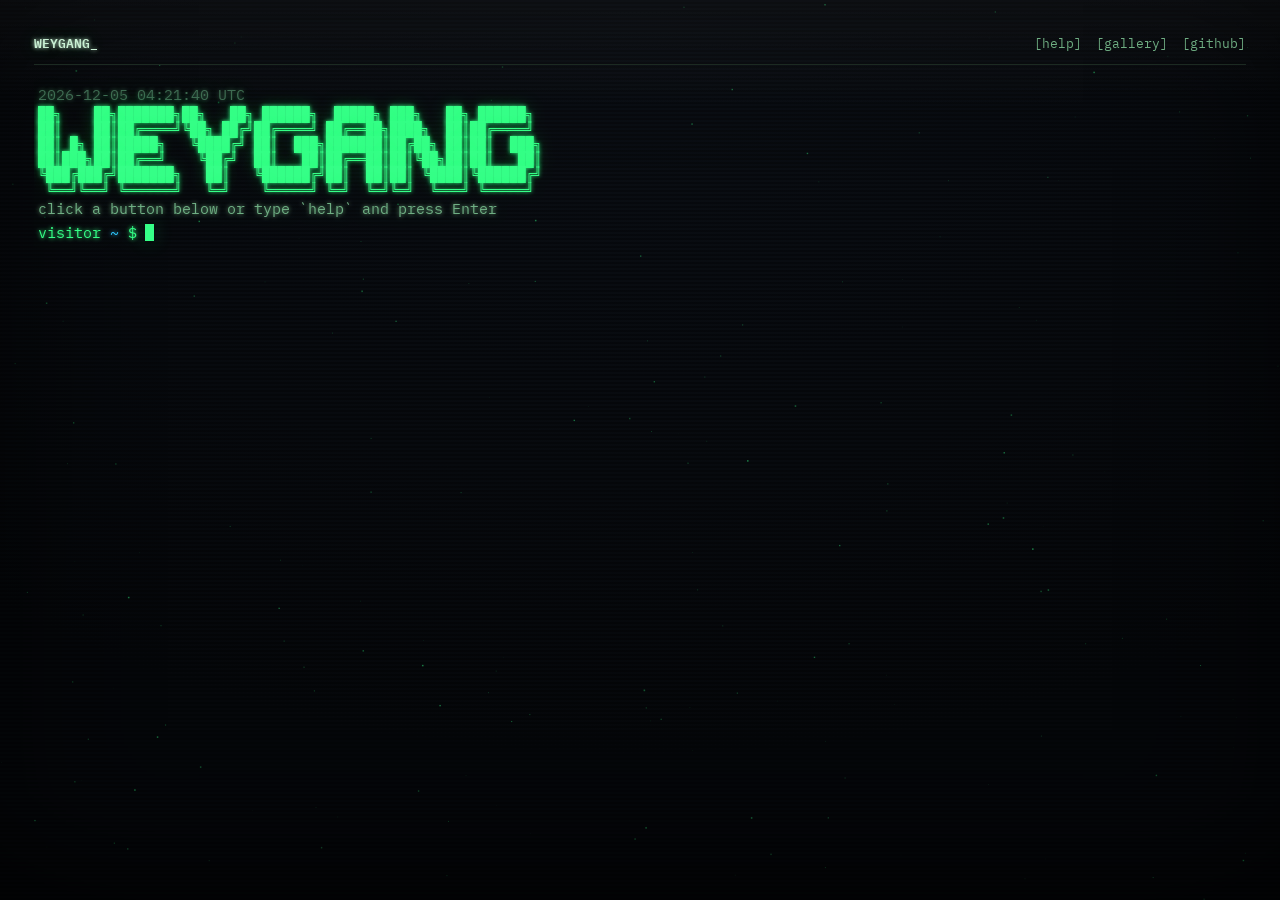
<file: index.html>
<!DOCTYPE html>
<html lang="en">
<head>
  <meta charset="UTF-8" />
  <meta name="viewport" content="width=device-width, initial-scale=1.0" />
  <title>weygang</title>
  <link rel="icon" href="data:image/svg+xml,%3Csvg xmlns='http://www.w3.org/2000/svg' viewBox='0 0 32 32'%3E%3Crect width='32' height='32' rx='6' fill='%23111'/%3E%3Cpath d='M6 8l3.5 16L13 12l3 12 3.5-12L23 24 26.5 8' fill='none' stroke='%23fff' stroke-width='2.4' stroke-linecap='round' stroke-linejoin='round'/%3E%3C/svg%3E" />

  <link rel="preconnect" href="https://fonts.googleapis.com" />
  <link rel="preconnect" href="https://fonts.gstatic.com" crossorigin />
  <link
    href="https://fonts.googleapis.com/css2?family=IBM+Plex+Mono:wght@400;500;600&display=swap"
    rel="stylesheet"
  />
  <link rel="stylesheet" href="./styles.css" />
</head>
<body>

  <canvas class="starfield" id="starfield"></canvas>

  <div class="crt">
    <header class="header">
      <span class="brand">WEYGANG<span class="blink">_</span></span>
      <span class="header-actions">
        <button id="help-button" type="button">[help]</button>
        <button id="layout-button" type="button">[gallery]</button>
      </span>
    </header>

    <main class="terminal" id="terminal"></main>
  </div>

  <div class="gallery" id="gallery" hidden>
    <header class="header gallery-header">
      <span class="brand">WEYGANG<span class="blink">_</span></span>
      <span class="header-actions" id="header-actions-gallery">
        <button id="layout-button-gallery" type="button">[terminal]</button>
      </span>
    </header>
    <div class="gallery-body" id="gallery-body">
      <div class="gallery-inner" id="gallery-inner"></div>
    </div>
  </div>

  <div class="preview-backdrop" id="preview-backdrop" hidden></div>
  <aside class="preview" id="preview" hidden>
    <div class="preview-bar">
      <span class="preview-title" id="preview-title"></span>
      <span class="preview-actions">
        <a class="preview-open" id="preview-open" target="_blank" rel="noopener"></a>
        <button class="preview-close" id="preview-close" type="button"></button>
      </span>
    </div>
    <div class="preview-body" id="preview-body"></div>
  </aside>

  <div class="help-backdrop" id="help-backdrop" hidden></div>
  <aside class="help-panel" id="help-panel" hidden>
    <div class="help-bar">
      <span class="help-title" id="help-title"></span>
      <button class="help-close" id="help-close" type="button">×</button>
    </div>
    <div class="help-body" id="help-body"></div>
  </aside>

  <div class="matrix" id="matrix" hidden>
    <div class="matrix-hint">// press ESC or click to return</div>
  </div>

  <div class="crash" id="crash" hidden>
    <div class="crash-face">:(</div>
    <p>Your portfolio ran into a problem described as <b>"too boring"</b> and needs to restart.</p>
    <p>We're just collecting some error info, and then we'll pretend this never happened.</p>
    <p class="crash-progress" id="crash-progress">0% complete</p>
    <small>Stop code: BORING_TESTER_EXCEPTION &nbsp;·&nbsp; click anywhere to recover</small>
  </div>

  <script src="./content.js"></script>
  <!-- project demos: one file per project, registers on window.projectDemos -->
  <script src="./demos/urlstatuscheck.js"></script>
  <script src="./demo.js"></script>
  <script src="./preview.js"></script>
  <script src="./gallery.js"></script>
  <script src="./main.js"></script>
</body>
</html>
</file>
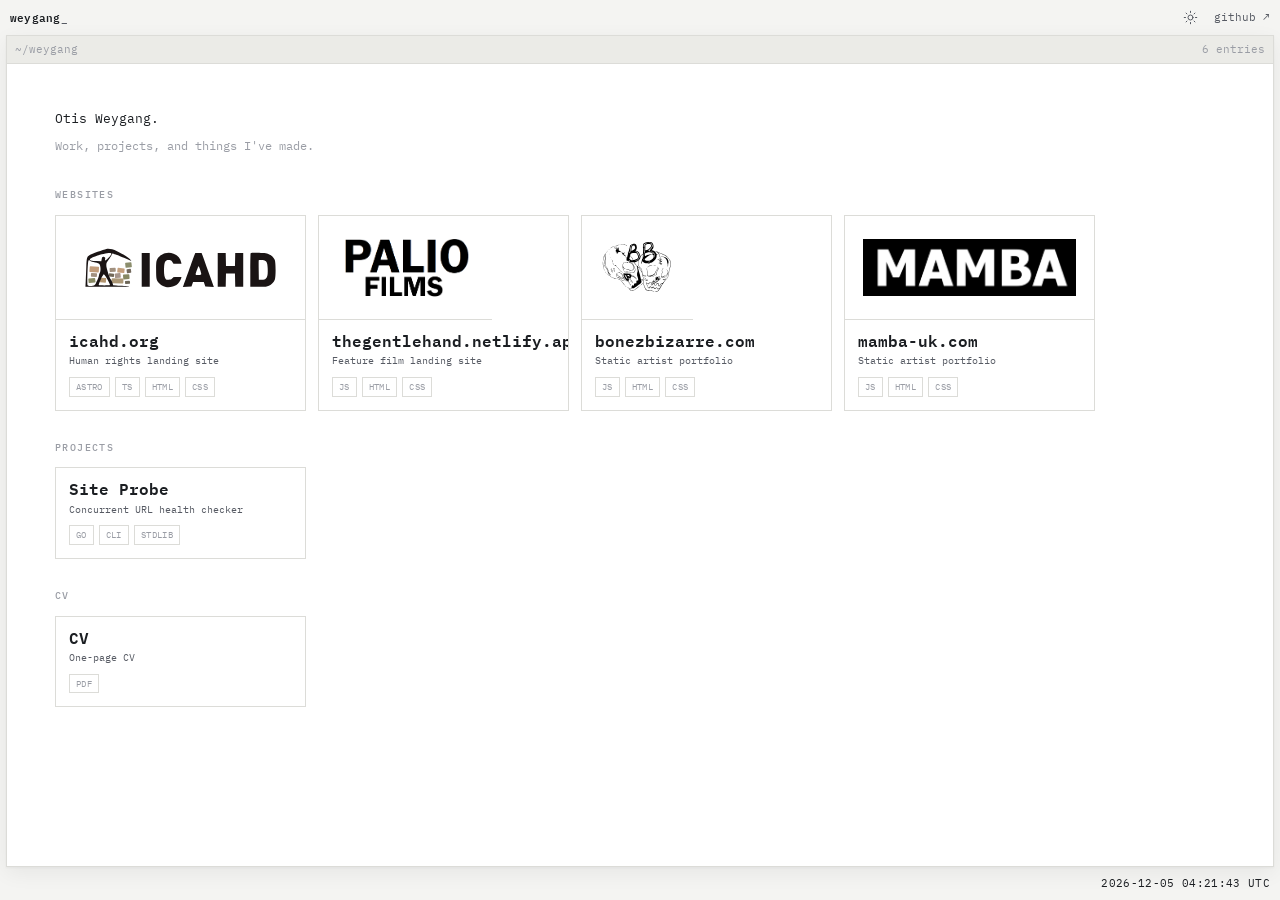
<file: old/index.html>
<!DOCTYPE html>
<html lang="en">
<head>
  <meta charset="UTF-8" />
  <meta name="viewport" content="width=device-width, initial-scale=1.0" />
  <title>Weygang</title>

  <link rel="preconnect" href="https://fonts.googleapis.com" />
  <link rel="preconnect" href="https://fonts.gstatic.com" crossorigin />
  <link
    href="https://fonts.googleapis.com/css2?family=IBM+Plex+Mono:wght@400;500;600&display=swap"
    rel="stylesheet"
  />

  <link rel="stylesheet" href="./styles.css" />
</head>
<body>

  <div class="frame">

    <header class="bar bar-top">
      <span class="mark">weygang<span class="caret">_</span></span>
      <span class="bar-right">
        <button class="theme-toggle" id="theme-toggle" type="button" aria-label="Toggle colour theme">
          <svg class="icon-moon" width="15" height="15" viewBox="0 0 24 24" fill="none"
               stroke="currentColor" stroke-width="1.6" stroke-linecap="round" stroke-linejoin="round">
            <path d="M21 12.8A9 9 0 1 1 11.2 3a7 7 0 0 0 9.8 9.8z" />
          </svg>
          <svg class="icon-sun" width="15" height="15" viewBox="0 0 24 24" fill="none"
               stroke="currentColor" stroke-width="1.6" stroke-linecap="round" stroke-linejoin="round">
            <circle cx="12" cy="12" r="4" />
            <path d="M12 2v2M12 20v2M4.9 4.9l1.4 1.4M17.7 17.7l1.4 1.4M2 12h2M20 12h2M4.9 19.1l1.4-1.4M17.7 6.3l1.4-1.4" />
          </svg>
        </button>
        <a class="gh" href="https://github.com/otisweygang" target="_blank" rel="noopener">github &nearr;</a>
      </span>
    </header>

    <!-- the tiling area: card list | detail window (slides in) -->
    <main class="stage" id="stage">

      <section class="win win-list" id="win-list">
        <div class="win-bar">
          <span class="win-path">~/weygang</span>
          <span class="win-count" id="list-count"></span>
        </div>
        <div class="nav-cards" id="cards"><!-- filled by app.js --></div>
      </section>

      <section class="win win-detail" id="win-detail" hidden>
        <div class="win-bar">
          <span class="win-path" id="detail-path">~/</span>
          <span class="win-tabs">
            <button class="win-tab is-active" data-view="preview" type="button">preview</button>
            <button class="win-tab" data-view="source" type="button">source</button>
            <button class="win-icon win-expand" id="detail-expand" type="button" aria-label="Expand pane">
              <svg class="ic ic-expand" width="13" height="13" viewBox="0 0 24 24" fill="none"
                   stroke="currentColor" stroke-width="1.7" stroke-linecap="round" stroke-linejoin="round">
                <path d="M14 4h6v6M20 4l-7 7" />
                <path d="M10 20H4v-6M4 20l7-7" />
              </svg>
              <svg class="ic ic-collapse" width="13" height="13" viewBox="0 0 24 24" fill="none"
                   stroke="currentColor" stroke-width="1.7" stroke-linecap="round" stroke-linejoin="round">
                <path d="M20 10h-6V4M14 10l6-6" />
                <path d="M4 14h6v6M10 14l-6 6" />
              </svg>
            </button>
            <button class="win-icon win-close" id="detail-close" type="button" aria-label="Close">
              <svg width="13" height="13" viewBox="0 0 24 24" fill="none"
                   stroke="currentColor" stroke-width="1.7" stroke-linecap="round" stroke-linejoin="round">
                <path d="M6 6l12 12M18 6L6 18" />
              </svg>
            </button>
          </span>
        </div>
        <div class="detail-body" id="detail-body"><!-- filled by app.js --></div>
      </section>

    </main>

    <footer class="bar bar-bottom">
      <span class="spacer"></span>
      <span class="utc" id="utc">------ --:--:-- UTC</span>
    </footer>

  </div>

  <script src="./app.js"></script>
</body>
</html>
</file>
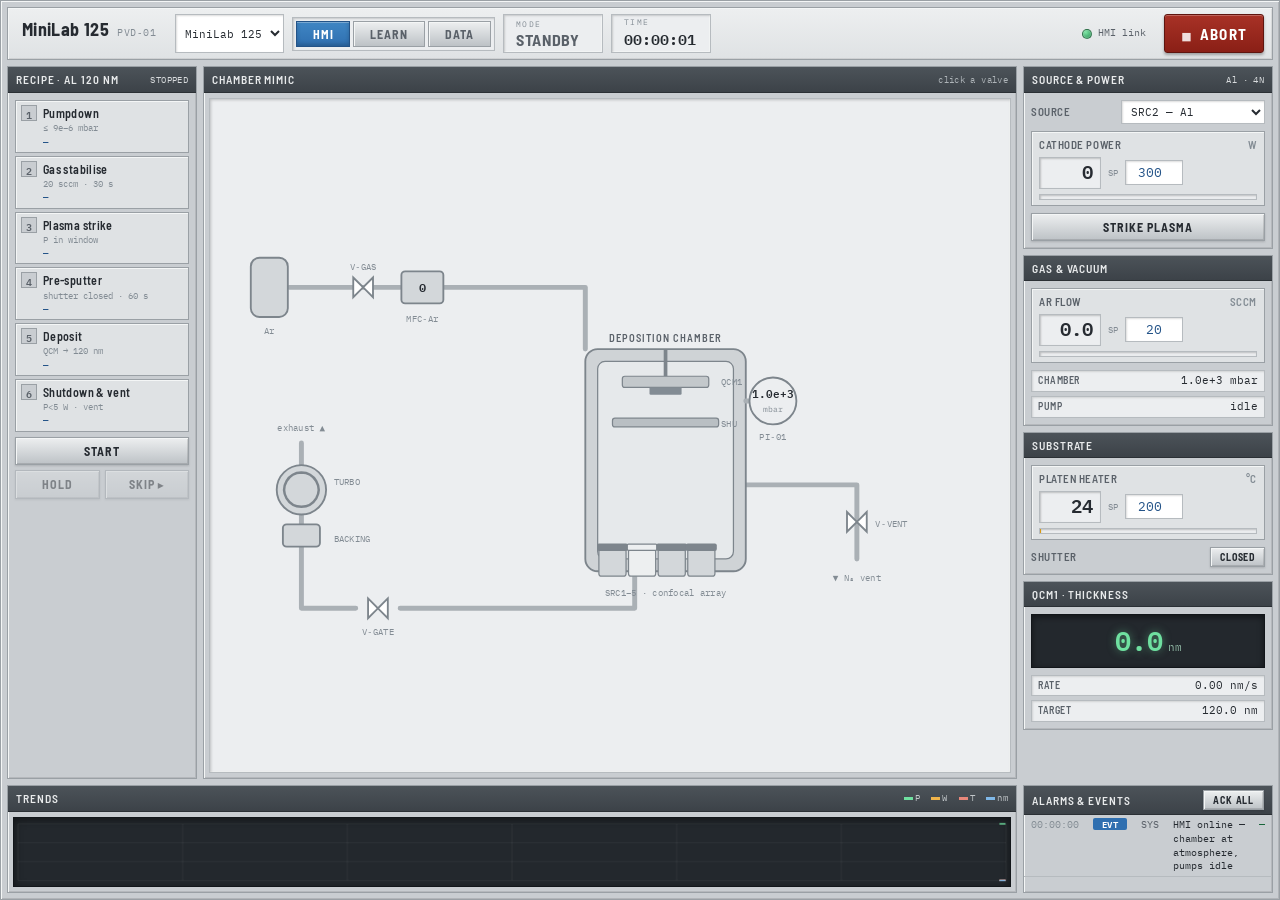
<file: demos/minilab/index.html>
<!DOCTYPE html>
<html lang="en">
<head>
<meta charset="UTF-8" />
<meta name="viewport" content="width=device-width, initial-scale=1.0" />
<title>MiniLab Control HMI</title>
<meta name="description" content="An operator control screen for Moorfield's MiniLab PVD systems — P&ID mimic, faceplates, an interlocked recipe sequencer and live trends, driven by a plausible process model. Switch between the 026 and 125 builds from the toolbar." />
<link rel="icon" href="data:image/svg+xml,%3Csvg xmlns='http://www.w3.org/2000/svg' viewBox='0 0 32 32'%3E%3Crect width='32' height='32' rx='4' fill='%23c8ccd0'/%3E%3Crect x='4' y='4' width='24' height='24' rx='2' fill='%23eef1f2' stroke='%23a7adb2'/%3E%3Ccircle cx='16' cy='16' r='6' fill='none' stroke='%232f6fb0' stroke-width='2'/%3E%3Ccircle cx='16' cy='16' r='2' fill='%231f8a4c'/%3E%3C/svg%3E" />
<link rel="preconnect" href="https://fonts.googleapis.com" />
<link rel="preconnect" href="https://fonts.gstatic.com" crossorigin />
<link href="https://fonts.googleapis.com/css2?family=Barlow+Semi+Condensed:wght@500;600;700&family=IBM+Plex+Mono:wght@400;500;600&family=IBM+Plex+Sans:wght@400;500;600&display=swap" rel="stylesheet" />
<link rel="stylesheet" href="./shared/styles.css" />
</head>
<body>

<div class="hmi" id="hmi">

  <!-- ============ top status bar ============ -->
  <header class="statusbar">
    <div class="sb-id">
      <span class="sb-tag" id="machine-name">MiniLab</span>
      <span class="sb-unit" id="machine-unit"></span>
    </div>
    <select class="sb-machine" id="machine-pick" aria-label="Machine">
      <option value="026">MiniLab 026</option>
      <option value="125" selected>MiniLab 125</option>
    </select>
    <nav class="sb-viewtabs" role="tablist" aria-label="Screen">
      <button class="vtab is-active" id="vtab-hmi" role="tab" aria-selected="true" data-view="hmi">HMI</button>
      <button class="vtab" id="vtab-learn" role="tab" aria-selected="false" data-view="learn">LEARN</button>
      <button class="vtab" id="vtab-data" role="tab" aria-selected="false" data-view="data">DATA</button>
    </nav>
    <div class="sb-mode">
      <span class="sb-mode-lbl">MODE</span>
      <span class="sb-mode-val" id="sys-mode" data-mode="standby">STANDBY</span>
    </div>
    <div class="sb-clock">
      <span class="sb-clock-lbl">TIME</span>
      <span class="sb-clock-val" id="proc-clock">00:00:00</span>
    </div>
    <div class="sb-comms">
      <span class="led led-ok" id="comms-led"></span>
      <span>HMI link</span>
    </div>
    <button class="btn-abort" id="btn-abort" type="button">
      <span class="btn-abort-key">■</span> ABORT
    </button>
  </header>

  <!-- ================= HMI VIEW ================= -->
  <div class="hmi-body" id="view-hmi">

    <!-- centre: P&ID mimic -->
    <section class="mimic-wrap" aria-label="Process and instrumentation mimic">
      <div class="faceplate mimic-face">
        <div class="faceplate-bar">
          <span id="mimic-chamber-label">CHAMBER MIMIC</span>
          <span class="fp-hint">click a valve</span>
        </div>
        <div class="mimic-inner">
          <svg class="mimic" id="mimic" viewBox="0 0 640 400" role="img" aria-labelledby="mimic-desc">
            <title id="mimic-desc">Piping and instrumentation mimic of the active MiniLab</title>

            <g class="pipes">
              <path id="pipe-gas" class="pipe" d="M60 80 H150 M186 80 H300 V130" />
              <path id="pipe-vac" class="pipe" d="M340 300 V340 H150 M114 340 H70 V262 M70 228 V206" />
              <path id="pipe-vent" class="pipe" d="M430 240 H520 V300" />
            </g>
            <g class="flow">
              <path id="flow-gas" class="flow-line" d="M60 80 H150 M186 80 H300 V130" />
              <path id="flow-vac" class="flow-line" d="M340 300 V340 H150 M114 340 H70 V262 M70 228 V206" />
              <path id="flow-vent" class="flow-line" d="M430 240 H520 V300" />
            </g>

            <rect class="mimic-vessel" x="300" y="130" width="130" height="180" rx="10" />
            <rect class="mimic-void" x="310" y="140" width="110" height="160" rx="6" />
            <text class="mimic-lbl" x="365" y="124" text-anchor="middle">DEPOSITION CHAMBER</text>

            <g class="platen-grp">
              <line x1="365" y1="130" x2="365" y2="152" class="platen-stem" />
              <rect x="330" y="152" width="70" height="9" rx="2" class="platen-bar" />
              <rect id="qcm-crystal" x="352" y="161" width="26" height="6" rx="1" class="qcm" />
              <text class="mimic-tag" x="410" y="159">QCM1</text>
            </g>

            <g id="shutter" class="shutter" data-open="false">
              <rect x="322" y="186" width="86" height="7" rx="2" class="shutter-blade" />
              <text class="mimic-tag" x="410" y="193">SHU</text>
            </g>

            <!-- populated per-machine by buildMimicSources() -->
            <g class="mimic-sources" id="mimic-sources"></g>
            <text class="mimic-tag" x="365" y="330" text-anchor="middle" id="mimic-src-caption"></text>

            <g class="gauge-tap" transform="translate(452,172)">
              <line x1="-22" y1="0" x2="0" y2="0" class="pipe" />
              <circle r="19" class="gauge-face" />
              <text class="gauge-val" id="pi-chamber" text-anchor="middle" y="-2">1e0</text>
              <text class="gauge-unit" text-anchor="middle" y="9">mbar</text>
              <text class="mimic-tag" x="0" y="32" text-anchor="middle">PI&#8209;01</text>
            </g>

            <g class="kit gas-bottle" transform="translate(44,80)">
              <rect x="-15" y="-24" width="30" height="48" rx="7" />
              <text class="mimic-tag" x="0" y="38" text-anchor="middle">Ar</text>
            </g>
            <g id="mfc" class="kit mfc" transform="translate(168,80)">
              <rect x="-17" y="-13" width="34" height="26" rx="3" />
              <text class="mfc-val" id="mfc-read" text-anchor="middle" y="4">0</text>
              <text class="mimic-tag" x="0" y="28" text-anchor="middle">MFC&#8209;Ar</text>
            </g>

            <g class="valve" id="v-gas" data-open="false" transform="translate(120,80)">
              <polygon points="-8,-8 0,0 -8,8" />
              <polygon points="8,-8 0,0 8,8" />
              <text class="mimic-tag" x="0" y="-14" text-anchor="middle">V&#8209;GAS</text>
            </g>
            <g class="valve" id="v-gate" data-open="false" transform="translate(132,340)">
              <polygon points="-8,-8 0,0 -8,8" />
              <polygon points="8,-8 0,0 8,8" />
              <text class="mimic-tag" x="0" y="22" text-anchor="middle">V&#8209;GATE</text>
            </g>
            <g class="valve" id="v-vent" data-open="false" transform="translate(520,270)">
              <polygon points="-8,-8 0,0 -8,8" />
              <polygon points="8,-8 0,0 8,8" />
              <text class="mimic-tag" x="15" y="4" text-anchor="start">V&#8209;VENT</text>
            </g>

            <g class="kit pump-turbo" id="pump-turbo" transform="translate(70,244)">
              <circle r="20" />
              <path class="turbo-blades" d="M0,-14 A14 14 0 0 1 12,7 M12,7 A14 14 0 0 1 -12,7 M-12,7 A14 14 0 0 1 0,-14" />
            </g>
            <text class="mimic-tag" x="96" y="240" text-anchor="start">TURBO</text>
            <g class="kit pump-backing" transform="translate(70,282)">
              <rect x="-15" y="-10" width="30" height="18" rx="3" />
            </g>
            <text class="mimic-tag" x="96" y="286" text-anchor="start">BACKING</text>
            <text class="mimic-tag exhaust" x="70" y="196" text-anchor="middle">exhaust ▲</text>
            <text class="mimic-tag vent-atm" x="520" y="318" text-anchor="middle">▼ N₂ vent</text>
          </svg>
          <canvas class="mimic-fx" id="mimic-fx"></canvas>
        </div>
      </div>
    </section>

    <!-- right: faceplate stack -->
    <section class="faceplates" aria-label="Control faceplates">

      <div class="faceplate">
        <div class="faceplate-bar"><span>SOURCE &amp; POWER</span><span class="fp-tag" id="src-mat"></span></div>
        <div class="fp-body">
          <div class="fp-row fp-select">
            <label for="src-pick">Source</label>
            <select id="src-pick"></select>
          </div>
          <div class="fp-sp" data-tag="power">
            <div class="fp-sp-head"><span class="fp-sp-name">Cathode power</span><span class="fp-sp-unit">W</span></div>
            <div class="fp-sp-io">
              <span class="fp-sp-pv" id="pv-power">0</span>
              <span class="fp-sp-arrow">SP</span>
              <input class="fp-sp-in" id="sp-power" type="number" min="0" step="25" />
            </div>
            <div class="bar"><i id="bar-power"></i></div>
          </div>
          <button class="fp-btn" id="btn-plasma" type="button" data-on="false">STRIKE PLASMA</button>
        </div>
      </div>

      <div class="faceplate">
        <div class="faceplate-bar"><span>GAS &amp; VACUUM</span></div>
        <div class="fp-body">
          <div class="fp-sp" data-tag="flow">
            <div class="fp-sp-head"><span class="fp-sp-name">Ar flow</span><span class="fp-sp-unit">sccm</span></div>
            <div class="fp-sp-io">
              <span class="fp-sp-pv" id="pv-flow">0.0</span>
              <span class="fp-sp-arrow">SP</span>
              <input class="fp-sp-in" id="sp-flow" type="number" min="0" step="1" />
            </div>
            <div class="bar"><i id="bar-flow"></i></div>
          </div>
          <dl class="fp-readouts">
            <div><dt>Chamber</dt><dd id="ro-p-chamber">1.0e+0 mbar</dd></div>
            <div><dt>Pump</dt><dd id="ro-pump">idle</dd></div>
          </dl>
        </div>
      </div>

      <div class="faceplate">
        <div class="faceplate-bar"><span>SUBSTRATE</span></div>
        <div class="fp-body">
          <div class="fp-sp" data-tag="temp">
            <div class="fp-sp-head"><span class="fp-sp-name">Platen heater</span><span class="fp-sp-unit">°C</span></div>
            <div class="fp-sp-io">
              <span class="fp-sp-pv" id="pv-temp">22</span>
              <span class="fp-sp-arrow">SP</span>
              <input class="fp-sp-in" id="sp-temp" type="number" min="20" max="800" step="10" />
            </div>
            <div class="bar"><i id="bar-temp"></i></div>
          </div>
          <div class="fp-row fp-toggle">
            <span>Shutter</span>
            <button class="fp-btn fp-btn-sm" id="btn-shutter" type="button" data-open="false">CLOSED</button>
          </div>
        </div>
      </div>

      <div class="faceplate faceplate-thick">
        <div class="faceplate-bar"><span>QCM1 · THICKNESS</span></div>
        <div class="fp-body fp-thick">
          <div class="thick-big">
            <span class="thick-val" id="qcm-thick">0.0</span>
            <span class="thick-unit">nm</span>
          </div>
          <dl class="fp-readouts">
            <div><dt>Rate</dt><dd id="qcm-rate">0.00 nm/s</dd></div>
            <div><dt>Target</dt><dd id="qcm-target">0.0 nm</dd></div>
          </dl>
        </div>
      </div>

    </section>

    <!-- left rail: recipe sequencer -->
    <section class="faceplate seq" aria-label="Recipe sequencer">
      <div class="faceplate-bar"><span id="recipe-label">RECIPE</span><span class="fp-tag" id="seq-state">STOPPED</span></div>
      <div class="fp-body seq-body">
        <ol class="seq-list" id="seq-list"></ol>
        <div class="seq-ctl">
          <button class="fp-btn" id="btn-seq-start" type="button">START</button>
          <button class="fp-btn fp-btn-ghost" id="btn-seq-hold" type="button" disabled>HOLD</button>
          <button class="fp-btn fp-btn-ghost" id="btn-seq-skip" type="button" disabled>SKIP&nbsp;▸</button>
        </div>
      </div>
    </section>

    <!-- bottom: trends + alarms -->
    <section class="faceplate trends" aria-label="Process trends">
      <div class="faceplate-bar">
        <span>TRENDS</span>
        <span class="trend-key">
          <i class="tk tk-p"></i>P&nbsp;<i class="tk tk-w"></i>W&nbsp;<i class="tk tk-t"></i>T&nbsp;<i class="tk tk-d"></i>nm
        </span>
      </div>
      <div class="fp-body trend-body">
        <canvas id="trend" width="1200" height="140"></canvas>
      </div>
    </section>

    <section class="faceplate alarms" aria-label="Alarm and event list">
      <div class="faceplate-bar">
        <span>ALARMS &amp; EVENTS</span>
        <button class="fp-btn fp-btn-sm" id="btn-ack" type="button">ACK ALL</button>
      </div>
      <div class="fp-body alarm-body">
        <table class="alarm-table">
          <tbody id="alarm-rows">
            <tr class="alarm-empty"><td colspan="5">No active alarms.</td></tr>
          </tbody>
        </table>
      </div>
    </section>

  </div>

  <!-- ================= LEARN VIEW ================= -->
  <div class="learn-view" id="view-learn" hidden>
    <nav class="learn-nav">
      <button class="ln-link is-active" data-sec="sec-glossary">Glossary</button>
      <button class="ln-link" data-sec="sec-recipe">Recipe walkthrough</button>
      <button class="ln-link" data-sec="sec-interlock">Interlock matrix</button>
      <span class="ln-live"><span class="led led-ok"></span>sim running live</span>
    </nav>

    <section class="learn-panel" id="sec-glossary">
      <div class="faceplate-bar"><span>GLOSSARY</span></div>
      <div class="lp-body">
        <dl class="glossary" id="glossary"></dl>
      </div>
    </section>

    <section class="learn-panel" id="sec-recipe" hidden>
      <div class="faceplate-bar"><span id="walk-title">RECIPE WALKTHROUGH</span></div>
      <div class="lp-body">
        <div class="tagtable-wrap">
          <table class="walk-table" id="walk-table">
            <thead>
              <tr><th>Step</th><th>End condition</th><th>What the sequencer does</th><th>Why (the physics)</th><th>Failure mode</th></tr>
            </thead>
            <tbody id="walk-rows"></tbody>
          </table>
        </div>
      </div>
    </section>

    <section class="learn-panel" id="sec-interlock" hidden>
      <div class="faceplate-bar"><span>INTERLOCK MATRIX</span></div>
      <div class="lp-body">
        <div class="tagtable-wrap">
          <table class="matrix-table" id="matrix">
            <thead>
              <tr><th>Condition</th><th>Blocks</th><th>Alarm</th><th>Why</th><th>Fix</th></tr>
            </thead>
            <tbody id="matrix-rows"></tbody>
          </table>
        </div>
        <p class="lp-note">ABORT ≠ interlock — it's an operator command that forces a safe state: power to zero, shutter closed, gas off, V&#8209;GATE held open.</p>
      </div>
    </section>
  </div>

  <!-- ================= DATA VIEW ================= -->
  <div class="learn-view" id="view-data" hidden>
    <section class="learn-panel" id="sec-tags">
      <div class="faceplate-bar">
        <span>TAG DATABASE</span>
        <span class="ln-live"><span class="led led-ok"></span>sim running live</span>
      </div>
      <div class="lp-body">
        <div class="tagfilter">
          <input type="text" id="tag-filter" placeholder="filter — pressure, valve, QCM…" />
          <span class="tagfilter-count" id="tag-count"></span>
        </div>
        <div class="tagtable-wrap">
          <table class="tagtable" id="tagtable">
            <thead>
              <tr>
                <th data-k="tag">Tag</th>
                <th data-k="kind">Kind</th>
                <th data-k="desc">What it is</th>
                <th data-k="unit">Unit</th>
                <th data-k="range">Range</th>
                <th data-k="where">On screen</th>
                <th data-k="live">Live</th>
              </tr>
            </thead>
            <tbody id="tag-rows"></tbody>
          </table>
        </div>
      </div>
    </section>
    <section class="learn-panel" id="sec-spec">
      <div class="faceplate-bar"><span>DATASHEET SPECIFICATION</span></div>
      <div class="lp-body">
        <table class="spec-table">
          <tbody id="spec-rows"></tbody>
        </table>
        <p class="spec-note" id="spec-note"></p>
      </div>
    </section>
  </div>

</div>

<script src="./shared/machines.js"></script>
<script src="./shared/minilab-core.js"></script>
</body>
</html>
</file>
<file: styles.css>
:root {
  --bg: #05070a;
  --bg-soft: #0b0f15;
  --scanline: rgba(0, 0, 0, 0.28);
  --ink: #c9f0d4;
  --ink-dim: #6fae83;
  --ink-faint: #3f6b52;
  --accent: #35ff87;
  --accent-2: #2ec8ff;
  --amber: #ffb454;
  --rose: #ff5c8a;
  --hair: #1c2a22;
  --mono: "IBM Plex Mono", ui-monospace, Menlo, Consolas, monospace;
  --glow: 0 0 4px currentColor, 0 0 18px rgba(53, 255, 135, 0.25);
}

:root[data-theme="amber"] {
  --ink: #ffd9a8;
  --ink-dim: #c98f4e;
  --ink-faint: #7a5730;
  --accent: #ffb454;
  --accent-2: #ff8f3f;
  --hair: #2a2013;
  --glow: 0 0 4px currentColor, 0 0 18px rgba(255, 180, 84, 0.25);
}

:root[data-theme="paper"] {
  --bg: #f4f4f2;
  --bg-soft: #ffffff;
  --scanline: rgba(0, 0, 0, 0.03);
  --ink: #1b1e22;
  --ink-dim: #565a63;
  --ink-faint: #9a9da5;
  --accent: #1f7a3d;
  --accent-2: #1163b6;
  --amber: #b26a00;
  --rose: #b23a58;
  --hair: #dcdcd8;
  --glow: none;
}

* {
  box-sizing: border-box;
  margin: 0;
  padding: 0;
}

html,
body {
  height: 100%;
}

body {
  background: radial-gradient(120% 120% at 50% 0%, var(--bg-soft), var(--bg) 70%);
  color: var(--ink);
  font-family: var(--mono);
  font-size: clamp(11px, 2.6vw, 15px);
  line-height: 1.55;
  overflow: hidden;
  -webkit-font-smoothing: antialiased;
}

a {
  color: var(--accent-2);
  text-decoration: none;
}

a:hover {
  text-decoration: underline;
}

button {
  font: inherit;
  color: inherit;
  background: none;
  border: none;
  cursor: pointer;
}

.crt {
  position: fixed;
  inset: 0;
  display: flex;
  flex-direction: column;
  padding: clamp(10px, 3vw, 34px);
}

.crt::before {
  content: "";
  position: absolute;
  inset: 0;
  z-index: 5;
  pointer-events: none;
  background: repeating-linear-gradient(
    to bottom,
    transparent 0 2px,
    var(--scanline) 2px 4px
  );
}

.crt::after {
  content: "";
  position: absolute;
  inset: 0;
  z-index: 6;
  pointer-events: none;
  background: linear-gradient(
    to bottom,
    rgba(255, 255, 255, 0.04),
    transparent 12%,
    transparent 88%,
    rgba(0, 0, 0, 0.25)
  );
  box-shadow: inset 0 0 140px rgba(0, 0, 0, 0.55);
}

:root[data-theme="paper"] .crt::after {
  background: none;
  box-shadow: none;
}

.starfield {
  position: fixed;
  inset: 0;
  z-index: 0;
  opacity: 0.5;
}

:root[data-theme="paper"] .starfield {
  opacity: 0.12;
}

.header {
  position: relative;
  z-index: 8;
  flex-shrink: 0;
  display: flex;
  align-items: baseline;
  justify-content: space-between;
  gap: 12px;
  padding-bottom: 10px;
  border-bottom: 1px solid var(--hair);
  font-size: 0.8rem;
  color: var(--ink-dim);
}

.brand {
  color: var(--ink);
  font-weight: 600;
  text-shadow: var(--glow);
}

.header-actions {
  display: flex;
  gap: 14px;
  flex-wrap: wrap;
}

.header-actions a,
.header-actions button {
  color: var(--ink-dim);
}

.header-actions a:hover,
.header-actions button:hover {
  color: var(--accent);
}

.blink {
  animation: blink 1s step-end infinite;
}

@keyframes blink {
  50% {
    opacity: 0;
  }
}

.terminal {
  position: relative;
  z-index: 8;
  flex: 1;
  min-height: 0;
  margin-top: 12px;
  padding: 6px 4px 0;
  overflow-y: auto;
  overflow-x: auto;
  scrollbar-width: thin;
  scrollbar-color: var(--hair) transparent;
  text-shadow: var(--glow);
  cursor: text;
}

.terminal::-webkit-scrollbar {
  width: 8px;
}

.terminal::-webkit-scrollbar-thumb {
  background: var(--hair);
}

.row {
  white-space: pre-wrap;
  word-break: break-word;
}

.row.dim {
  color: var(--ink-dim);
}

.row.ls-entry {
  padding-left: 4ch;
}

.ls-row {
  display: grid;
  column-gap: 1ch;
  align-items: start;
}

.ls-row .inline-link {
  white-space: pre;
}

.ls-stack {
  white-space: nowrap;
  color: var(--ink-faint);
}

.stack-tag-js {
  color: #f0d651;
}

.stack-tag-ts {
  color: var(--accent-2);
}

.stack-tag-astro {
  color: var(--rose);
}

.stack-tag-html {
  color: #ff8a5c;
}

.stack-tag-css {
  color: #6fa8ff;
}

.stack-tag-go {
  color: var(--accent);
}

.stack-tag-pdf {
  color: var(--amber);
}

@media (max-width: 500px) {
  .row.ls-entry {
    padding-left: 2ch;
  }
}

.row.faint {
  color: var(--ink-faint);
}

.row.accent {
  color: var(--accent);
}

.row.amber {
  color: var(--amber);
}

.row.rose {
  color: var(--rose);
}

.row.big {
  font-size: clamp(0.9rem, 2.4vw, 1.15rem);
  letter-spacing: 0.02em;
}

.row.art {
  white-space: pre;
  line-height: 1.15;
  font-size: clamp(0.5rem, 1.7vw, 0.82rem);
}

.inline-link {
  color: var(--accent-2);
  border-bottom: 1px dashed currentColor;
  text-align: left;
}

.inline-link:hover {
  color: var(--accent);
}

.prompt {
  position: relative;
  display: flex;
  align-items: flex-start;
  gap: 8px;
  margin-top: 4px;
  line-height: 1.15;
}

.prompt-label {
  flex-shrink: 0;
  color: var(--accent);
}

.prompt-label .path {
  color: var(--accent-2);
}

.prompt-input {
  flex: 1;
  min-width: 1px;
  outline: none;
  white-space: pre-wrap;
  word-break: break-word;
  caret-color: transparent;
}

.prompt-cursor {
  position: absolute;
  top: 0;
  left: 0;
  width: 0.6em;
  height: 1.15em;
  line-height: 1.15;
  text-align: center;
  color: var(--bg);
  background: var(--accent);
  box-shadow: var(--glow);
  white-space: pre;
  pointer-events: none;
  animation: blink 1.05s step-end infinite;
}

.prompt-idle .prompt-cursor {
  display: none;
}

.matrix {
  position: fixed;
  inset: 0;
  z-index: 40;
  background: #000;
}

.matrix-hint {
  position: absolute;
  left: 0;
  right: 0;
  bottom: 18px;
  text-align: center;
  color: var(--accent);
  font-size: 0.8rem;
  text-shadow: var(--glow);
}

.crash {
  position: fixed;
  inset: 0;
  z-index: 50;
  display: flex;
  flex-direction: column;
  justify-content: center;
  padding: clamp(24px, 8vw, 120px);
  background: #1041c8;
  color: #fff;
  font-size: clamp(0.85rem, 2.2vw, 1.05rem);
  line-height: 1.7;
}

.crash p {
  margin-bottom: 1em;
}

.crash-face {
  font-size: clamp(2.5rem, 9vw, 5rem);
  margin-bottom: 0.3em;
}

.crash-progress {
  margin-top: 0.4em;
}

.crash small {
  display: block;
  margin-top: 1em;
  opacity: 0.75;
  font-size: 0.8em;
}

.preview-backdrop,
.help-backdrop {
  position: fixed;
  inset: 0;
  z-index: 20;
  background: rgba(0, 0, 0, 0.55);
  opacity: 0;
  transition: opacity 0.26s ease;
}

.preview-backdrop.is-open,
.help-backdrop.is-open {
  opacity: 1;
}

.help-panel {
  position: fixed;
  top: 0;
  right: 0;
  bottom: 0;
  z-index: 21;
  width: min(440px, 92vw);
  display: flex;
  flex-direction: column;
  background: var(--bg-soft);
  border-left: 1px solid var(--hair);
  box-shadow: -20px 0 60px rgba(0, 0, 0, 0.4);
  transform: translateX(100%);
  transition: transform 0.26s ease;
}

.help-panel.is-open {
  transform: translateX(0);
}

.help-bar {
  flex-shrink: 0;
  display: flex;
  align-items: center;
  justify-content: space-between;
  gap: 12px;
  padding: 8px 12px;
  border-bottom: 1px solid var(--hair);
  background: var(--bg);
  font-size: 0.8rem;
  color: var(--ink-dim);
}

.help-title {
  color: var(--ink);
  font-weight: 600;
  text-shadow: var(--glow);
}

.help-close {
  font-size: 1.1rem;
  line-height: 1;
  color: var(--ink-dim);
}

.help-close:hover {
  color: var(--accent);
}

.help-body {
  flex: 1;
  min-height: 0;
  overflow-y: auto;
  padding: 8px;
}

.help-list {
  display: flex;
  flex-direction: column;
  gap: 2px;
}

.help-row {
  display: flex;
  flex-direction: column;
  gap: 2px;
  width: 100%;
  padding: 8px 10px;
  text-align: left;
  border: 1px solid transparent;
}

.help-row:hover {
  border-color: var(--accent);
  background: rgba(127, 174, 131, 0.1);
}

.help-cmd {
  color: var(--accent);
  text-shadow: var(--glow);
}

.help-summary {
  font-size: 0.78rem;
  color: var(--ink-dim);
}

.help-foot {
  margin-top: 12px;
  padding: 0 10px;
  font-size: 0.74rem;
  color: var(--ink-faint);
}

.preview {
  position: fixed;
  top: 0;
  right: 0;
  bottom: 0;
  z-index: 21;
  width: clamp(680px, 50vw, 1100px);
  display: flex;
  flex-direction: column;
  background: var(--bg-soft);
  border-left: 1px solid var(--hair);
  box-shadow: -20px 0 60px rgba(0, 0, 0, 0.4);
  transform: translateX(100%);
  transition: transform 0.26s ease;
}

.preview.is-open {
  transform: translateX(0);
}

.preview-bar {
  flex-shrink: 0;
  display: flex;
  align-items: center;
  justify-content: space-between;
  gap: 12px;
  padding: 8px 12px;
  border-bottom: 1px solid var(--hair);
  background: var(--bg);
  font-size: 0.8rem;
  color: var(--ink-dim);
}

.preview-title {
  color: var(--ink);
  font-weight: 600;
  text-shadow: var(--glow);
  white-space: nowrap;
  overflow: hidden;
  text-overflow: ellipsis;
}

.preview-actions {
  display: flex;
  align-items: center;
  gap: 12px;
  flex-shrink: 0;
}

.preview-open {
  color: var(--accent-2);
}

.preview-open:hover {
  color: var(--accent);
}

.preview-close {
  font-size: 1.1rem;
  line-height: 1;
  color: var(--ink-dim);
}

.preview-close:hover {
  color: var(--accent);
}

.preview-body {
  flex: 1;
  min-height: 0;
  overflow: hidden;
  display: flex;
  flex-direction: column;
}

.preview-frame {
  flex: 1;
  width: 100%;
  border: 0;
  background: #fff;
}

.preview-screen {
  position: relative;
  flex: 1;
  min-height: 0;
  width: 100%;
  overflow: auto;
  display: flex;
  align-items: center;
  justify-content: center;
  padding: 20px;
  background: var(--bg);
}

.preview-shot-link {
  position: relative;
  display: block;
  max-width: 100%;
  max-height: 100%;
  overflow: hidden;
  border-radius: 4px;
  box-shadow: 0 8px 30px rgba(0, 0, 0, 0.35);
}

.preview-shot {
  display: block;
  max-width: 100%;
  max-height: 70vh;
  width: auto;
  height: auto;
}

.preview-shot-hint {
  position: absolute;
  inset: auto 0 0 0;
  padding: 10px 16px;
  background: linear-gradient(to top, rgba(0, 0, 0, 0.75), transparent);
  color: #fff;
  font-size: 0.8rem;
  opacity: 0;
  transition: opacity 0.15s ease;
}

.preview-shot-link:hover .preview-shot-hint,
.preview-shot-link:focus-visible .preview-shot-hint {
  opacity: 1;
}

.preview-pdf {
  flex: 1;
  display: flex;
  flex-direction: column;
  min-height: 0;
}

.preview-download {
  flex-shrink: 0;
  text-align: center;
  padding: 8px;
  border-top: 1px solid var(--hair);
  background: var(--bg);
  color: var(--accent-2);
}

.preview-download:hover {
  color: var(--accent);
}

.preview-message {
  margin: auto;
  padding: 24px;
  text-align: center;
  color: var(--ink-dim);
}

.preview-message p {
  margin-bottom: 12px;
}

.preview-message a {
  color: var(--accent-2);
}

.repo {
  flex: 1;
  min-height: 0;
  display: flex;
  flex-direction: column;
}

.repo-crumbs {
  flex-shrink: 0;
  display: flex;
  flex-wrap: wrap;
  align-items: center;
  gap: 4px;
  padding: 8px 12px;
  border-bottom: 1px solid var(--hair);
  background: var(--bg);
  font-size: 0.74rem;
}

.repo-crumb {
  color: var(--accent-2);
}

.repo-crumb:hover {
  text-decoration: underline;
}

.repo-crumb-file {
  color: var(--ink);
}

.repo-sep {
  color: var(--ink-faint);
}

.repo-body {
  flex: 1;
  min-height: 0;
  overflow: auto;
  padding: 6px 0;
  font-size: 0.78rem;
  color: var(--ink-dim);
}

.repo-list {
  display: flex;
  flex-direction: column;
}

.repo-row {
  display: flex;
  align-items: baseline;
  gap: 8px;
  width: 100%;
  padding: 4px 14px;
  text-align: left;
  color: var(--ink);
}

.repo-row:hover {
  background: rgba(127, 174, 131, 0.12);
}

.repo-glyph {
  flex-shrink: 0;
  width: 1em;
  color: var(--ink-faint);
}

.repo-row[data-type="dir"] .repo-name {
  color: var(--accent-2);
}

.code {
  display: grid;
  grid-template-columns: auto 1fr;
  font-size: 0.74rem;
  line-height: 1.6;
  tab-size: 2;
}

.code-gutter {
  position: sticky;
  left: 0;
  padding: 12px 10px 12px 14px;
  text-align: right;
  color: var(--ink-faint);
  background: var(--bg);
  border-right: 1px solid var(--hair);
  user-select: none;
  white-space: pre;
}

.code-gutter span {
  display: block;
}

.code-text {
  margin: 0;
  padding: 12px 14px;
  white-space: pre;
  color: var(--ink);
}

.code-line {
  display: block;
}

.tok-comment {
  color: var(--ink-faint);
}

.tok-keyword {
  color: var(--rose);
}

.tok-string {
  color: var(--accent);
}

.tok-number {
  color: var(--accent-2);
}

.tok-function {
  color: var(--amber);
}

.tok-tag {
  color: var(--accent);
}

.tok-attr {
  color: var(--accent-2);
}

/* project demo: tab strip shared with the source browser */
.preview-tabs {
  flex-shrink: 0;
  display: flex;
  gap: 2px;
  padding: 6px 10px 0;
  border-bottom: 1px solid var(--hair);
  background: var(--bg);
}

.preview-tab {
  padding: 6px 12px;
  font-size: 0.74rem;
  color: var(--ink-faint);
  border-bottom: 1px solid transparent;
}

.preview-tab:hover {
  color: var(--ink-dim);
}

.preview-tab.is-active {
  color: var(--accent-2);
  border-bottom-color: var(--accent-2);
}

.preview-pane {
  flex: 1;
  min-height: 0;
  display: none;
  flex-direction: column;
}

.preview-pane.is-active {
  display: flex;
}

.demo {
  flex: 1;
  min-height: 0;
  display: flex;
  flex-direction: column;
}

.demo-scenarios {
  flex-shrink: 0;
  display: flex;
  flex-wrap: wrap;
  gap: 6px;
  padding: 10px 12px;
  border-bottom: 1px solid var(--hair);
}

.demo-scenario,
.demo-replay {
  padding: 4px 10px;
  font-size: 0.72rem;
  color: var(--ink-dim);
  border: 1px solid var(--hair);
  border-radius: 2px;
}

.demo-scenario:hover,
.demo-replay:hover {
  color: var(--ink);
  border-color: var(--accent-2);
}

.demo-scenario.is-active {
  color: var(--accent-2);
  border-color: var(--accent-2);
}

.demo-replay {
  margin-left: auto;
}

.demo-screen {
  flex: 1;
  min-height: 0;
  overflow: auto;
  padding: 12px 14px;
  font-size: 0.76rem;
  line-height: 1.65;
  white-space: pre-wrap;
  word-break: break-word;
  color: var(--ink);
}

.demo-line {
  min-height: 1.2em;
}

.demo-prompt {
  color: var(--accent-2);
}

.demo-ok {
  color: var(--accent);
}

.demo-bad {
  color: var(--rose);
}

.demo-warn {
  color: var(--amber);
}

.demo-dim {
  color: var(--ink-faint);
}

[hidden] {
  display: none !important;
}

.gallery {
  position: fixed;
  inset: 0;
  display: flex;
  flex-direction: column;
  padding-top: clamp(10px, 3vw, 34px);
  color: var(--ink);
  font-family: var(--mono);
  font-size: clamp(11px, 2.6vw, 15px);
}

.gallery-header {
  flex-shrink: 0;
  padding-left: clamp(10px, 3vw, 34px);
  padding-right: clamp(10px, 3vw, 34px);
}

.gallery-body {
  overflow-y: auto;
  width: 100%;
  scrollbar-width: thin;
  scrollbar-color: var(--hair) transparent;
}

.gallery-body::-webkit-scrollbar {
  width: 8px;
}

.gallery-body::-webkit-scrollbar-thumb {
  background: var(--hair);
}

.gallery-inner {
  padding: 32px clamp(10px, 3vw, 34px) clamp(10px, 3vw, 34px);
  max-width: 1200px;
  margin: 0 auto;
}

.gallery-section + .gallery-section {
  margin-top: 40px;
}

.gallery-section-title {
  font-size: 0.8rem;
  font-weight: 600;
  letter-spacing: 0.12em;
  text-transform: uppercase;
  color: var(--accent);
  text-shadow: var(--glow);
  margin-bottom: 16px;
}

.gallery-section-title::before {
  content: "// ";
  color: var(--ink-faint);
  text-shadow: none;
}

.gallery-grid {
  display: grid;
  grid-template-columns: repeat(auto-fill, minmax(240px, 1fr));
  gap: 16px;
}

.gallery-card {
  position: relative;
  display: flex;
  flex-direction: column;
  align-items: flex-start;
  gap: 10px;
  text-align: left;
  padding: 20px 20px 20px 44px;
  border: 1px solid var(--hair);
  border-radius: 6px;
  background: var(--bg);
  overflow: hidden;
  opacity: 0;
  animation: card-in 0.3s ease forwards;
  animation-delay: calc(var(--card-order, 0) * 40ms);
  transition: border-color 0.15s ease, transform 0.15s ease, box-shadow 0.15s ease;
}

@keyframes card-in {
  from {
    opacity: 0;
    transform: translateY(6px);
  }
  to {
    opacity: 1;
    transform: translateY(0);
  }
}

.gallery-card::before {
  content: "";
  position: absolute;
  inset: 0;
  z-index: 0;
  pointer-events: none;
  opacity: 0;
  background: repeating-linear-gradient(
    to bottom,
    transparent 0 2px,
    var(--scanline) 2px 4px
  );
  transition: opacity 0.15s ease;
}

.gallery-card > * {
  position: relative;
  z-index: 1;
}

.gallery-card::after {
  content: attr(data-index);
  position: absolute;
  top: 20px;
  left: 20px;
  z-index: 1;
  color: var(--ink-faint);
  font-size: 0.75rem;
}

.gallery-card:hover,
.gallery-card:focus-visible {
  border-color: var(--accent);
  transform: translateY(-2px);
  box-shadow: var(--glow);
}

.gallery-card:hover::before {
  opacity: 1;
}

.gallery-card:hover::after {
  color: var(--accent);
}

.gallery-card-name {
  font-weight: 600;
  color: var(--ink);
  text-shadow: var(--glow);
}

.gallery-card-desc {
  color: var(--ink-dim);
  font-size: 0.82rem;
  line-height: 1.5;
}

.gallery-card-stack {
  display: flex;
  flex-wrap: wrap;
  gap: 6px;
}

.gallery-tag {
  font-size: 0.72rem;
  padding: 2px 8px;
  border-radius: 999px;
  border: 1px solid currentColor;
}

.gallery-card-open {
  margin-top: auto;
  display: inline-flex;
  align-items: center;
  gap: 4px;
  color: var(--accent);
  font-size: 0.8rem;
}

.gallery-card-open-arrow {
  display: inline-block;
  transition: transform 0.15s ease;
}

.gallery-card:hover .gallery-card-open-arrow {
  transform: translateX(4px);
}

@media (max-width: 900px) {
  .preview {
    width: 100vw;
  }
}

@media (prefers-reduced-motion: reduce) {
  .blink,
  .preview,
  .preview-backdrop,
  .help-panel,
  .help-backdrop {
    animation: none !important;
    transition: none !important;
  }
}
</file>
<file: old/styles.css>
/*
  weygang — tmux-flavoured portfolio. Pure static; all sizing and zoom
  is done here in CSS, app.js never measures or scales anything.
*/

/* tokens — light default */
:root {
  --bg:        #f4f4f2;
  --panel:     #ffffff;
  --bar:       #ebebe7;
  --sel:       #eaf3ec;
  --ink:       #1b1e22;
  --ink-dim:   #565a63;
  --ink-faint: #9a9da5;

  --accent:    #1f7a3d;
  --rose:      #b23a58;

  --hair:      #dcdcd8;
  --shadow:    0 1px 2px rgba(17,18,20,.04), 0 6px 20px rgba(17,18,20,.06);

  --gutter: 6px;
  --pad: clamp(14px, 2vw, 26px);
  --split: 54%;              /* detail window's share once open */
  /* the virtual desktop the preview renders at lives on .screen (§7) */

  /* one typeface sitewide — terminal mono, no serif, no italics */
  --mono:    "IBM Plex Mono", ui-monospace, Menlo, Consolas, monospace;
  --serif:   var(--mono);
  --display: var(--mono);
}

/* dark terminal — same layout, inverted palette */
:root[data-theme="dark"] {
  --bg:        #0d1117;   /* editor black */
  --panel:     #12171f;   /* window body */
  --bar:       #161c26;   /* titlebars — one step up */
  --sel:       #17241d;   /* selected card tint (faint green wash) */
  --ink:       #d7dbe0;   /* off-white text */
  --ink-dim:   #8b929e;
  --ink-faint: #5c6470;

  --accent:    #3f9b57;   /* muted phosphor green */
  --rose:      #e0708a;

  --hair:      #262d38;
  --shadow:    0 1px 2px rgba(0,0,0,.4), 0 8px 28px rgba(0,0,0,.45);
}


/* reset */
*, *::before, *::after { box-sizing: border-box; margin: 0; padding: 0; }
html, body { height: 100%; overflow: hidden; }
body {
  background: var(--bg);
  color: var(--ink);
  font-family: var(--serif);
  font-size: 17px;
  line-height: 1.5;
  -webkit-font-smoothing: antialiased;
}
a { color: inherit; text-decoration: none; }
button { font: inherit; color: inherit; background: none; border: none; cursor: pointer; }
/* no italics anywhere — keep the terminal look for <em>, <i>, comments, etc. */
i, em, cite, dfn, address { font-style: normal; }
[hidden] { display: none !important; }

/* frame */
.frame {
  height: 100dvh;
  display: grid;
  grid-template-rows: auto 1fr auto;
  padding: var(--gutter);
  gap: var(--gutter);
}
.bar {
  display: flex;
  align-items: center;
  justify-content: space-between;
  padding: 2px 4px;
  font-family: var(--mono);
  font-size: 0.7rem;
  color: var(--ink-dim);
}
.mark { font-weight: 600; color: var(--ink); letter-spacing: 0.02em; }
.caret { color: var(--ink-dim); animation: blink 1.1s step-end infinite; }
@keyframes blink { 50% { opacity: 0; } }

.bar-right { display: flex; align-items: center; gap: 14px; }
.theme-toggle {
  display: flex;
  align-items: center;
  padding: 2px;
  color: var(--ink-dim);
  transition: color .15s;
}
.theme-toggle:hover { color: var(--ink); }

/* light mode -> show the sun; dark mode -> show the moon */
.theme-toggle .icon-sun { display: block; }
.theme-toggle .icon-moon { display: none; }
:root[data-theme="dark"] .theme-toggle .icon-sun { display: none; }
:root[data-theme="dark"] .theme-toggle .icon-moon { display: block; }

.gh { border-bottom: 1px solid transparent; transition: color .15s, border-color .15s; }
.gh:hover { color: var(--rose); border-color: var(--rose); }
.bar-bottom .spacer { flex: 1; }
.utc { color: var(--ink); letter-spacing: 0.03em; }

/* stage: the tiling grid. On load it's one full-width column — the landing
   grid. Picking a card adds .is-split and the preview slides in as the
   columns transition; .is-wide narrows the list further. */
.stage {
  min-height: 0;
  display: grid;
  /* Both columns are % of the stage in every state so the grid can tween
     between them — mixing `fr` with `px`/`%` can't interpolate, and `.is-wide`
     would snap instead of sliding. */
  --list-min: 200px; /* the width the list shrinks to when expanded */
  grid-template-columns: 100% 0%;
  gap: 0;
  transition: grid-template-columns .30s ease, gap .30s ease;
}
.stage.is-split {
  grid-template-columns: calc(100% - var(--split)) var(--split);
  gap: var(--gutter);
}
.stage.is-split.is-wide {
  grid-template-columns: var(--list-min) calc(100% - var(--list-min));
}

/* once split, the landing grid becomes a single column of the same cards —
   just without the guided intro or the logo panels. Every change here eases
   in step with the column slide (see the transitions on each element below)
   rather than snapping, so `display:none` is avoided. */
.stage.is-split .win-list .nav-intro {
  max-height: 0;
  margin-bottom: 0;
  opacity: 0;
  pointer-events: none;
}
.stage.is-split .win-list .nav-cards { padding: 12px; }
/* one column that shrinks to the rail — no 210px track minimum to overflow */
.stage.is-split .win-list .nav-grid {
  grid-template-columns: minmax(0, 1fr);
  gap: 8px;
}
.stage.is-split .win-list .nav-card .nav-card-logo {
  height: 0;
  padding: 0;
  border-bottom-width: 0;
  opacity: 0;
}
.stage.is-split .win-list .nav-group { max-width: none; }
.stage.is-split .win-list .nav-group + .nav-group { margin-top: 18px; }
.stage.is-wide .win-list .win-count { display: none; }

/* windows */
.win {
  min-width: 0;
  min-height: 0;
  overflow: hidden;
  display: flex;
  flex-direction: column;
  border: 1px solid var(--hair);
  border-radius: 0;
  background: var(--panel);
  box-shadow: var(--shadow);
}
.win-bar {
  flex-shrink: 0;
  height: 28px;              /* fixed so the list and detail bars always match */
  display: flex;
  align-items: center;
  justify-content: space-between;
  gap: 12px;
  padding: 0 8px;
  background: var(--bar);
  border-bottom: 1px solid var(--hair);
  font-family: var(--mono);
  font-size: 0.68rem;
  color: var(--ink-faint);
}
.win-detail .win-bar { color: var(--ink-dim); }
.win-path { white-space: nowrap; overflow: hidden; text-overflow: ellipsis; }
.win-count { flex-shrink: 0; }
.win-tabs { display: flex; align-items: center; gap: 6px; flex-shrink: 0; }
.win-tab {
  padding: 1px 7px;
  font-family: var(--mono);
  font-size: 0.68rem;
  color: var(--ink-faint);
  border: 1px solid transparent;
  border-radius: 0;
}
.win-tab:hover { color: var(--ink); }
.win-tab.is-active { color: var(--accent); border-color: transparent; background: transparent; }

/* titlebar icon buttons — expand / close. Inline SVG, sized to sit on the
   same optical line as the mono tabs. */
.win-icon {
  display: flex;
  align-items: center;
  justify-content: center;
  width: 20px;
  height: 18px;
  color: var(--ink-faint);
  transition: color .14s;
}
.win-icon .ic { display: block; }
.win-expand:hover { color: var(--accent); }
.win-close:hover { color: var(--rose); }

/* expand button swaps its glyph by state: arrows-out by default, arrows-in
   while the pane is expanded (and lit accent to show it's active). */
.win-expand .ic-collapse { display: none; }
.stage.is-wide .win-expand { color: var(--accent); }
.stage.is-wide .win-expand .ic-expand   { display: none; }
.stage.is-wide .win-expand .ic-collapse { display: block; }

/* the landing view — a guided intro, then a grid of gallery cards per group */
.nav-cards {
  min-width: 0;
  min-height: 0;
  overflow-x: hidden;   /* the card grid must fit the rail — never scroll sideways */
  overflow-y: auto;
  padding: clamp(20px, 4vw, 44px) clamp(18px, 4vw, 48px) 40px;
  scrollbar-width: thin;
  scrollbar-color: var(--hair) transparent;
  transition: padding .30s ease;
}
.nav-cards::-webkit-scrollbar { width: 7px; }
.nav-cards::-webkit-scrollbar-thumb { background: var(--hair); border-radius: 0; }

.nav-intro {
  max-width: 1040px;
  max-height: 8rem;
  margin: 0 0 34px;
  overflow: hidden;
  transition: max-height .30s ease, opacity .22s ease, margin-bottom .30s ease;
}
.nav-hello {
  font-family: var(--mono);
  font-size: 0.82rem;
  line-height: 1.6;
  color: var(--ink);
}
.nav-prompt {
  font-family: var(--mono);
  font-size: 0.72rem;
  color: var(--ink-faint);
  margin-top: 8px;
}

.nav-group {
  max-width: 1040px;
}
.nav-group + .nav-group { margin-top: 30px; }
.nav-group-title {
  font-family: var(--mono);
  font-size: 0.62rem;
  font-weight: 500;
  letter-spacing: 0.14em;
  text-transform: uppercase;
  color: var(--ink-faint);
  margin-bottom: 12px;
}

.nav-grid {
  display: grid;
  grid-template-columns: repeat(auto-fill, minmax(210px, 1fr));
  gap: 12px;
  transition: gap .30s ease;
}

/* one card = one button: an optional logo panel, then name + "what it is" */
.nav-card {
  display: flex;
  flex-direction: column;
  text-align: left;
  border: 1px solid var(--hair);
  background: var(--panel);
  overflow: hidden;
  transition: border-color .14s, transform .14s;
}
.nav-card:hover { border-color: var(--accent); transform: translateY(-2px); }
.nav-card.is-selected { border-color: var(--accent); }

/* logo lockup panel — the window surface colour, white in light / near-black
   in dark, so a logo sits on the same ground as the card body */
.nav-card-logo {
  display: flex;
  align-items: center;
  justify-content: center;
  height: 104px;
  padding: 14px 18px;
  background: var(--panel);
  border-bottom: 1px solid var(--hair);
  overflow: hidden;
  transition: height .30s ease, padding .30s ease, opacity .22s ease,
    border-bottom-width .30s ease;
}
.nav-card-logo img {
  max-width: 100%;
  max-height: 100%;
  object-fit: contain;
}

/* bonez and palio are pure black artwork — flip them onto the dark panel */
:root[data-theme="dark"] .nav-card[data-slug="bonez"] .nav-card-logo img,
:root[data-theme="dark"] .nav-card[data-slug="gentle-hand"] .nav-card-logo img {
  filter: invert(1);
}

/* icahd is a colour brick logo with a dark text element — an invert would
   wreck the palette, so keep its panel white even in dark mode */
:root[data-theme="dark"] .nav-card[data-slug="icahd"] .nav-card-logo {
  background: #ffffff;
}
/* the bonez mark is near-square, so it comes out tiny next to the wide
   wordmarks — give it the full panel height and no side padding */
.nav-card[data-slug="bonez"] .nav-card-logo { padding: 6px 10px; }

.nav-card-body {
  display: flex;
  flex-direction: column;
  gap: 4px;
  padding: 11px 13px 13px;
}
.nav-card-name {
  font-family: var(--display);
  font-size: 1rem;
  font-weight: 600;
  line-height: 1.2;
  color: var(--ink);
  white-space: nowrap;   /* it's a URL — fitCardNames() shrinks it to fit */
  overflow: hidden;
}
.nav-card.is-selected .nav-card-name { color: var(--accent); }
.nav-card-what {
  font-family: var(--mono);
  font-size: 0.64rem;
  line-height: 1.45;
  color: var(--ink-dim);
}

/* stack tags — small mono chips under the "what it is" line */
.nav-card-tags {
  display: flex;
  flex-wrap: wrap;
  gap: 5px;
  margin-top: 4px;
}
.nav-card-tags .tag {
  font-family: var(--mono);
  font-size: 0.56rem;
  letter-spacing: 0.04em;
  text-transform: uppercase;
  color: var(--ink-faint);
  padding: 2px 6px;
  border: 1px solid var(--hair);
}

/* rail state: same bordered card, a touch more compact, no hover lift */
.stage.is-split .win-list .nav-card:hover { transform: none; }
.stage.is-split .win-list .nav-card.is-selected { background: var(--sel); }
.stage.is-split .win-list .nav-card-body { padding: 9px 11px; gap: 3px; }
.stage.is-split .win-list .nav-card-name { font-size: 0.92rem; }
.stage.is-split .win-list .nav-card-tags { display: none; }  /* too tight in the rail */

/* detail body: preview / source. Both views stay in the flow; the split
   animates by moving flex-basis between them (0 / 50% / 100%) rather than
   toggling `display`, so every change eases. */
.detail-body { flex: 1; min-height: 0; display: flex; flex-direction: column; }

.detail-view {
  min-height: 0;
  overflow: hidden;
  flex-grow: 0;
  flex-shrink: 1;
  flex-basis: 0;
  display: flex;
  flex-direction: column;
  transition: flex-basis .30s ease;
}
.view-source { border-top: 1px solid transparent; transition: flex-basis .30s ease, border-color .30s ease; }

/* preview tab: preview fills, source is squeezed to nothing */
.detail-body[data-view="preview"] .view-preview { flex-basis: 100%; }
.detail-body[data-view="preview"] .view-source  { flex-basis: 0; }

/* source tab: the split — preview on top, source on the bottom half */
.detail-body[data-view="source"] .view-preview { flex-basis: 50%; }
.detail-body[data-view="source"] .view-source  { flex-basis: 50%; border-top-color: var(--hair); }

/* source tab + .src-full: source grows to the whole column */
.detail-body[data-view="source"].src-full .view-preview { flex-basis: 0; }
.detail-body[data-view="source"].src-full .view-source  { flex-basis: 100%; border-top-color: transparent; }

/* The preview. .screen is a container-query context sized by the pane;
   .screen-scaler is the real 1440x900 desktop scaled to fit.

   --k must come out UNITLESS: scale() takes a number, and length / length
   is a number, so we divide 100cqw by (1440 * 1px), not by bare 1440.
   Getting this wrong drops the transform silently — the bug where only the
   top-left quarter rendered, at full size. */
.screen {
  --desk-w: 1440;
  --desk-h: 900;
  --k: calc(100cqw / (var(--desk-w) * 1px));

  /* Fit the whole screen inside the pane on both axes: width is the smaller
     of the full pane width and the width a pane-height-tall screen needs
     (100cqh resolves against .view-preview, container-type:size). Height
     follows from aspect-ratio; the flex parent centres the leftover space. */
  width: min(100%, 100cqh * (var(--desk-w) / var(--desk-h)));
  aspect-ratio: var(--desk-w) / var(--desk-h);
  container-type: inline-size;   /* query context for .screen-scaler's 100cqw */
  background: #fff;
  border: 1px solid var(--hair);
  border-radius: 0;
  overflow: hidden;
  box-shadow: var(--shadow);
}
.screen-scaler {
  width: calc(var(--desk-w) * 1px);
  height: calc(var(--desk-h) * 1px);
  transform-origin: top left;
  transform: scale(var(--k));
}
.screen-scaler iframe {
  width: 100%;
  height: 100%;
  border: 0;
  display: block;
  background: #fff;
}

/* preview pane wrapper: a size query-context so .screen can read the
   available height (100cqh) to fit itself on both axes, then a centring
   flex box for the leftover space. */
.view-preview {
  padding: var(--gutter);
  display: flex;
  align-items: center;
  justify-content: center;
  min-height: 0;
  overflow: hidden;
  container-type: size;
}
/* rendering a README instead of framing a site: no centring, no padding, and
   a column flex box so the .readme child can be a bounded scroll region */
.view-preview.has-readme {
  padding: 0;
  display: flex;
  flex-direction: column;
  align-items: stretch;
  justify-content: flex-start;
  container-type: normal;
}
/* a PDF (or other document) fills the pane edge to edge, no desktop scaler */
.view-preview.has-doc {
  padding: 0;
  display: block;
  container-type: normal;
}
.doc-frame {
  width: 100%;
  height: 100%;
  border: 0;
  display: block;
  background: var(--panel);
}

/* fallback / message cards */
.msg {
  margin: auto;
  max-width: 44ch;
  padding: var(--pad);
}
.msg .line {
  font-family: var(--mono);
  font-size: 0.68rem;
  color: var(--ink-faint);
  margin-bottom: 12px;
}
.msg .name { font-family: var(--display); font-size: 1.25rem; font-weight: 600; margin-bottom: 6px; }
.msg .desc { color: var(--ink-dim); margin-bottom: 16px; }
.msg .go {
  display: inline-block;
  padding: 6px 14px;
  border: 1px solid var(--accent);
  border-radius: 0;
  font-family: var(--mono);
  font-size: 0.68rem;
  color: var(--accent);
  transition: background .15s, color .15s;
}
.msg .go:hover { background: var(--accent); color: #fff; }

/* source: the browsable repo tree */
.view-source { min-height: 0; }

/* the swappable region under the persistent breadcrumb bar — navigation only
   touches this, so it cross-fades instead of the whole pane blinking. */
.src-body {
  flex: 1;
  min-height: 0;
  display: flex;
  flex-direction: column;
  transition: opacity .12s ease;
}
.src-body.is-leaving { opacity: 0; }

.tree-crumbs {
  flex-shrink: 0;
  display: flex;
  align-items: center;
  gap: 8px;
  padding: 7px 10px;
  border-bottom: 1px solid var(--hair);
  background: var(--bar);
  font-family: var(--mono);
  font-size: 0.68rem;
}
.crumb-path {
  flex: 1;
  min-width: 0;
  display: flex;
  flex-wrap: wrap;
  align-items: center;
  gap: 3px;
}
.crumb { color: var(--accent); }
button.crumb:hover { text-decoration: underline; }
/* the trailing "you are here" crumb — last dir when browsing, the file
   name when one is open — is plain ink, not a link */
button.crumb:last-child { color: var(--ink); }
.crumb-file { color: var(--ink); }
.crumb-sep { color: var(--ink-faint); }

/* crumb-bar icon buttons: grow/shrink the source pane, and close it back to
   the preview. Same treatment as the detail titlebar's icons. */
.src-icon {
  flex-shrink: 0;
  display: flex;
  align-items: center;
  justify-content: center;
  width: 18px;
  height: 18px;
  color: var(--ink-faint);
  transition: color .14s;
}
.src-icon .ic { display: block; }
.src-full-toggle .ic-shrink { display: none; }
.src-full-toggle:hover { color: var(--ink); }
.src-close:hover { color: var(--rose); }
.detail-body.src-full .src-full-toggle { color: var(--accent); }
.detail-body.src-full .src-full-toggle .ic-grow   { display: none; }
.detail-body.src-full .src-full-toggle .ic-shrink { display: block; }

.tree-list {
  flex: 1;
  min-height: 0;
  overflow: auto;
  padding: 6px 0;
}
.tree-row {
  display: flex;
  align-items: baseline;
  gap: 8px;
  width: 100%;
  padding: 4px 12px;
  font-family: var(--mono);
  font-size: 0.74rem;
  color: var(--ink);
  text-align: left;
}
.tree-row:hover { background: var(--sel); }
.tree-glyph { color: var(--ink-faint); flex-shrink: 0; width: 1em; text-align: center; font-size: 0.7em; }
.tree-row[data-type="dir"] .tree-name { color: var(--accent); }

/* code view: a line-number gutter + the highlighted source, sharing one
   scroll box so the two never drift. */
.code {
  flex: 1;
  min-height: 0;
  overflow: auto;
  display: grid;
  grid-template-columns: auto 1fr;
  font-family: var(--mono);
  font-size: 0.74rem;
  line-height: 1.6;
  tab-size: 2;
  background: var(--panel);
}
.code-gutter {
  position: sticky;
  left: 0;
  display: flex;
  flex-direction: column;
  padding: var(--pad) 10px var(--pad) 14px;
  text-align: right;
  color: var(--ink-faint);
  background: var(--bar);
  border-right: 1px solid var(--hair);
  user-select: none;
  white-space: pre;
}
.code-gutter span { display: block; min-width: calc(var(--gutter-ch, 2) * 1ch); }
.code-text {
  margin: 0;
  padding: var(--pad) var(--pad) var(--pad) 16px;
  white-space: pre;
  color: var(--ink);
  overflow: visible;
}
.code-line { display: block; }

/* token palette — VS Code default roles, one set per theme */
.tok-comment  { color: #6a737d; }
.tok-keyword  { color: #d73a49; }
.tok-string   { color: #032f62; }
.tok-number   { color: #005cc5; }
.tok-function { color: #6f42c1; }
.tok-tag      { color: #22863a; }
.tok-attr     { color: #6f42c1; }

:root[data-theme="dark"] .tok-comment  { color: #6a9955; }
:root[data-theme="dark"] .tok-keyword  { color: #569cd6; }
:root[data-theme="dark"] .tok-string   { color: #ce9178; }
:root[data-theme="dark"] .tok-number   { color: #b5cea8; }
:root[data-theme="dark"] .tok-function { color: #dcdcaa; }
:root[data-theme="dark"] .tok-tag      { color: #4ec9b0; }
:root[data-theme="dark"] .tok-attr     { color: #9cdcfe; }

/* README preview — a rendered Markdown document filling the top pane when a
   project has no live site. Scrolls itself; mono body, same as the site. */
.readme {
  flex: 1;
  min-height: 0;
  overflow: auto;
  background: var(--panel);
}
.md {
  max-width: 76ch;
  margin: 0 auto;
  padding: clamp(20px, 3vw, 40px) clamp(18px, 3vw, 40px) 56px;
  font-family: var(--serif);
  font-size: 0.95rem;
  line-height: 1.65;
  color: var(--ink);
}
.md > :first-child { margin-top: 0; }
.md h1, .md h2, .md h3, .md h4 {
  font-family: var(--display);
  font-weight: 600;
  line-height: 1.25;
  color: var(--ink);
  margin: 1.6em 0 0.6em;
}
.md h1 { font-size: 1.7rem; }
.md h2 { font-size: 1.32rem; padding-bottom: 0.3em; border-bottom: 1px solid var(--hair); }
.md h3 { font-size: 1.1rem; }
.md h4 { font-size: 0.95rem; letter-spacing: 0.02em; text-transform: uppercase; color: var(--ink-dim); }
.md p { margin: 0 0 1em; }
.md strong { font-weight: 600; color: var(--ink); }
.md em { font-style: normal; color: var(--ink-dim); }   /* emphasis without italics */
.md a { color: var(--accent); border-bottom: 1px solid transparent; transition: border-color .12s; }
.md a:hover { border-color: var(--accent); }
.md ul, .md ol { margin: 0 0 1em; padding-left: 1.5em; }
.md li { margin: 0.25em 0; }
.md li > ul, .md li > ol { margin: 0.25em 0; }
.md blockquote {
  margin: 0 0 1em;
  padding: 0.2em 0 0.2em 1em;
  border-left: 2px solid var(--hair);
  color: var(--ink-dim);
}
.md hr { border: 0; border-top: 1px solid var(--hair); margin: 2em 0; }
.md img { display: block; max-width: 100%; margin: 1em 0; }
.md code {
  font-family: var(--mono);
  font-size: 0.82em;
  padding: 0.12em 0.4em;
  background: var(--bar);
  border: 1px solid var(--hair);
  border-radius: 0;
}
/* fenced blocks: a bare highlighted <pre>, no line-number gutter */
.md .code-snippet {
  margin: 0 0 1.2em;
  padding: 12px 14px;
  max-height: 420px;
  overflow: auto;
  background: var(--bar);
  border: 1px solid var(--hair);
  font-family: var(--mono);
  font-size: 0.72rem;
  line-height: 1.6;
  tab-size: 2;
  white-space: pre;
}
.md .code-snippet code { font: inherit; padding: 0; background: none; border: 0; }
.md .code-snippet .code-line { display: block; }
.md table {
  width: 100%;
  margin: 0 0 1.2em;
  border-collapse: collapse;
  font-size: 0.88rem;
}
.md th, .md td {
  padding: 6px 10px;
  border: 1px solid var(--hair);
  text-align: left;
}
.md th { background: var(--bar); font-family: var(--mono); font-size: 0.72rem; letter-spacing: 0.03em; }

/* narrow screens: the detail pane replaces the list */
@media (max-width: 820px) {
  .stage,
  .stage.is-split {
    grid-template-columns: 1fr;
    grid-auto-rows: 1fr;
    gap: var(--gutter);
    transition: none;
  }
  .stage.is-split .win-list { display: none; }
}

/* reduced motion */
@media (prefers-reduced-motion: reduce) {
  *, .caret { transition: none !important; animation: none !important; }
}
</file>
<file: demos/minilab/shared/styles.css>
/* MiniLab 125 Control HMI — classic fab-equipment / WinCC styling.
   Single committed light-grey look: beveled panels, segmented readouts,
   semantic status colour only. Not theme-aware by design. */

:root {
  --panel:      #c9cdd1;
  --panel-2:    #bdc2c6;
  --face:       #dfe2e4;
  --face-hi:    #edeff0;
  --bevel-lo:   #9aa0a5;
  --bevel-hi:   #f4f6f6;
  --well:       #eceef0;
  --well-line:  #b6bbbf;

  --ink:        #262b31;
  --ink-dim:    #5a6169;
  --ink-mute:   #838c94;

  --run:        #1f8a4c;
  --run-dim:    #17663a;
  --warn:       #d99a12;
  --warn-dim:   #a9750a;
  --fault:      #c0392b;
  --fault-dim:  #8f261b;
  --info:       #2f6fb0;
  --info-dim:   #235388;

  --maroon:     #8a1f16;
  --maroon-hi:  #a83226;

  --pipe:       #7d858c;
  --pipe-dead:  #aab0b5;
  --vessel:     #cfd3d6;
  --vessel-line:#7d858c;
  --kit:        #d3d7da;
  --kit-line:   #7d858c;

  --sans: "IBM Plex Sans", system-ui, -apple-system, sans-serif;
  --cond: "Barlow Semi Condensed", "IBM Plex Sans", system-ui, sans-serif;
  --mono: "IBM Plex Mono", ui-monospace, Menlo, monospace;
}

* { box-sizing: border-box; }
[hidden] { display: none !important; }

html, body {
  height: 100%;
}
body {
  margin: 0;
  background: #b0b5b9;
  color: var(--ink);
  font-family: var(--sans);
  font-size: 13px;
  line-height: 1.45;
  -webkit-font-smoothing: antialiased;
  overflow: hidden;              /* the HMI tab is the one-viewport surface */
}

@media (prefers-reduced-motion: reduce) {
  *, *::before, *::after { animation-duration: .001ms !important; transition-duration: .001ms !important; }
}

/* ================= shell ================= */

.hmi {
  height: 100vh;
  display: flex;
  flex-direction: column;
  background: var(--panel);
  border: 1px solid var(--bevel-lo);
  box-shadow: inset 1px 1px 0 var(--bevel-hi), inset -1px -1px 0 rgba(0,0,0,.12);
  padding: 6px;
}

/* ---------- status bar ---------- */
.statusbar {
  flex: none;
  display: flex;
  align-items: stretch;
  gap: 8px;
  padding: 6px 8px;
  background: linear-gradient(var(--face-hi), var(--face));
  border: 1px solid var(--bevel-lo);
  box-shadow: inset 1px 1px 0 var(--bevel-hi), inset -1px -1px 0 rgba(0,0,0,.08);
}
.sb-id { display: flex; align-items: baseline; gap: 8px; padding: 2px 10px 0 6px; }
.sb-tag {
  font-family: var(--cond);
  font-weight: 700;
  font-size: 18px;
  letter-spacing: .02em;
  color: var(--ink);
}
.sb-unit {
  font-family: var(--mono);
  font-size: 10px;
  color: var(--ink-mute);
  letter-spacing: .06em;
}
.sb-machine {
  font-family: var(--mono);
  font-size: 11px;
  padding: 3px 5px;
  background: #fff;
  border: 1px solid var(--well-line);
  box-shadow: inset 1px 1px 2px rgba(0,0,0,.14);
  color: var(--ink);
}

.sb-viewtabs {
  display: flex;
  gap: 3px;
  align-self: center;
  background: var(--well);
  border: 1px solid var(--well-line);
  box-shadow: inset 1px 1px 2px rgba(0,0,0,.16);
  padding: 3px;
}
.vtab {
  font-family: var(--cond);
  font-weight: 700;
  font-size: 12px;
  letter-spacing: .08em;
  color: var(--ink-dim);
  padding: 5px 16px;
  background: linear-gradient(var(--face-hi), var(--panel-2));
  border: 1px solid var(--bevel-lo);
  box-shadow: inset 1px 1px 0 var(--bevel-hi);
  cursor: pointer;
}
.vtab.is-active {
  color: #fff;
  background: linear-gradient(#3f86c4, var(--info));
  border-color: var(--info-dim);
  box-shadow: inset 0 1px 0 rgba(255,255,255,.3), inset 0 -2px 4px rgba(0,0,0,.2);
}
.vtab:focus-visible { outline: 2px solid var(--info); outline-offset: 2px; }

.sb-mode, .sb-clock {
  display: flex;
  flex-direction: column;
  justify-content: center;
  padding: 2px 12px;
  background: var(--well);
  border: 1px solid var(--well-line);
  box-shadow: inset 1px 1px 2px rgba(0,0,0,.16), inset -1px -1px 0 var(--bevel-hi);
  min-width: 100px;
}
.sb-mode-lbl, .sb-clock-lbl {
  font-family: var(--mono);
  font-size: 8px;
  letter-spacing: .16em;
  color: var(--ink-mute);
}
.sb-mode-val {
  font-family: var(--cond);
  font-weight: 700;
  font-size: 16px;
  letter-spacing: .04em;
  line-height: 1.1;
}
.sb-mode-val[data-mode="standby"] { color: var(--ink-dim); }
.sb-mode-val[data-mode="pumping"] { color: var(--info-dim); }
.sb-mode-val[data-mode="process"] { color: var(--run-dim); }
.sb-mode-val[data-mode="vent"]    { color: var(--warn-dim); }
.sb-mode-val[data-mode="fault"]   { color: var(--fault-dim); }
.sb-clock-val {
  font-family: var(--mono);
  font-weight: 600;
  font-size: 15px;
  font-variant-numeric: tabular-nums;
  color: var(--ink);
}
.sb-comms {
  display: flex;
  align-items: center;
  gap: 6px;
  margin-left: auto;
  padding: 0 10px;
  font-family: var(--mono);
  font-size: 10px;
  color: var(--ink-dim);
}
.led {
  width: 10px; height: 10px;
  border-radius: 50%;
  border: 1px solid rgba(0,0,0,.35);
  box-shadow: inset 0 0 2px rgba(255,255,255,.6);
}
.led-ok   { background: radial-gradient(circle at 35% 30%, #7ee6a5, var(--run)); }
.led-warn { background: radial-gradient(circle at 35% 30%, #ffd97a, var(--warn)); }
.led-bad  { background: radial-gradient(circle at 35% 30%, #ff9f93, var(--fault)); }
.led-blink { animation: ledblink 1s steps(1) infinite; }
@keyframes ledblink { 50% { filter: brightness(.5); } }

.btn-abort {
  font-family: var(--cond);
  font-weight: 700;
  font-size: 15px;
  letter-spacing: .08em;
  color: #fff;
  padding: 0 16px;
  background: linear-gradient(var(--maroon-hi), var(--maroon));
  border: 1px solid #5f150f;
  border-radius: 3px;
  box-shadow: inset 0 1px 0 rgba(255,255,255,.25), 0 2px 3px rgba(0,0,0,.3);
  cursor: pointer;
}
.btn-abort:hover { filter: brightness(1.08); }
.btn-abort:active { box-shadow: inset 0 2px 5px rgba(0,0,0,.4); }
.btn-abort-key { font-size: 11px; opacity: .85; margin-right: 3px; }
.btn-abort:focus-visible,
.fp-btn:focus-visible,
select:focus-visible,
input:focus-visible { outline: 2px solid var(--info); outline-offset: 2px; }

/* ---------- HMI body grid (one viewport) ---------- */
.hmi-body {
  flex: 1;
  min-height: 0;
  margin-top: 6px;
  display: grid;
  grid-template-columns: 190px minmax(0, 1fr) 250px;
  grid-template-rows: minmax(0, 1fr) 108px;
  grid-template-areas:
    "seq    mimic   faces"
    "trends trends  alarms";
  gap: 6px;
}
.mimic-wrap { grid-area: mimic; min-height: 0; }
.faceplates { grid-area: faces; display: flex; flex-direction: column; gap: 6px; min-height: 0; }
.seq        { grid-area: seq; min-height: 0; }
.trends     { grid-area: trends; min-height: 0; }
.alarms     { grid-area: alarms; min-height: 0; }

/* ---------- faceplate frame ---------- */
.faceplate {
  background: var(--panel);
  border: 1px solid var(--bevel-lo);
  box-shadow: inset 1px 1px 0 var(--bevel-hi), inset -1px -1px 0 rgba(0,0,0,.1);
  display: flex;
  flex-direction: column;
  min-height: 0;
}
.faceplate-bar {
  flex: none;
  display: flex;
  align-items: center;
  justify-content: space-between;
  gap: 8px;
  padding: 4px 8px;
  background: linear-gradient(#4c5359, #3c4248);
  color: #e9ebec;
  font-family: var(--cond);
  font-weight: 600;
  font-size: 11.5px;
  letter-spacing: .08em;
  text-transform: uppercase;
  border-bottom: 1px solid #2b3035;
}
.fp-hint, .fp-tag {
  font-family: var(--mono);
  font-weight: 400;
  font-size: 9px;
  letter-spacing: .04em;
  text-transform: none;
  color: #aeb4b8;
}
.fp-tag { color: #d8dbdd; }
.fp-body { padding: 7px; display: flex; flex-direction: column; gap: 7px; min-height: 0; }

/* ---------- mimic ---------- */
.mimic-face { height: 100%; }
.mimic-inner {
  flex: 1;
  min-height: 0;
  position: relative;
  padding: 5px;
  background: var(--well);
  margin: 5px;
  border: 1px solid var(--well-line);
  box-shadow: inset 1px 1px 3px rgba(0,0,0,.2), inset -1px -1px 0 var(--bevel-hi);
  display: flex;
}
.mimic, .mimic-fx {
  display: block;
  width: 100%;
  height: 100%;
  object-fit: contain;
}
.mimic { flex: 1; min-height: 0; }
.mimic-fx { position: absolute; inset: 5px; width: calc(100% - 10px); height: calc(100% - 10px); pointer-events: none; }

.pipe { fill: none; stroke: var(--pipe-dead); stroke-width: 4; stroke-linecap: round; stroke-linejoin: round; }
.pipe.is-live { stroke: var(--pipe); }

.flow-line {
  fill: none; stroke: var(--info); stroke-width: 3.2; stroke-linecap: round;
  stroke-dasharray: 3 11; opacity: 0; transition: opacity .2s;
}
.flow-line.is-flowing { opacity: .9; animation: flowdash 1s linear infinite; }
@keyframes flowdash { to { stroke-dashoffset: -28; } }

.mimic-vessel { fill: var(--vessel); stroke: var(--vessel-line); stroke-width: 1.5; }
.mimic-void   { fill: #e6e9eb; stroke: var(--vessel-line); stroke-width: 1; }

.platen-stem { stroke: var(--kit-line); stroke-width: 3; }
.platen-bar  { fill: #c3c8cb; stroke: var(--kit-line); stroke-width: 1; }
.qcm         { fill: var(--ink-mute); }
.qcm.is-active { fill: var(--info); }

.shutter-blade { fill: #b9bfc3; stroke: var(--kit-line); stroke-width: 1; transition: transform .35s ease; transform-origin: 365px 189px; }
.shutter[data-open="true"] .shutter-blade { transform: translateX(-70px) scaleX(.2); opacity: .5; }

.mimic-sources .msrc rect { fill: var(--kit); stroke: var(--kit-line); stroke-width: 1; }
.mimic-sources .msrc .msrc-face { fill: var(--kit-line); transition: fill .2s, filter .2s; }
.mimic-sources .msrc.is-active .msrc-face { fill: var(--info); filter: drop-shadow(0 0 4px var(--info)); }
.mimic-sources .msrc.is-selected rect { fill: var(--face-hi); }

.gauge-face { fill: var(--well); stroke: var(--kit-line); stroke-width: 1.5; }
.gauge-val { font-family: var(--mono); font-size: 9px; font-weight: 600; fill: var(--ink); }
.gauge-unit { font-family: var(--mono); font-size: 6.5px; fill: var(--ink-mute); }

.kit rect, .kit circle { fill: var(--kit); stroke: var(--kit-line); stroke-width: 1.5; }
.mfc-val { font-family: var(--mono); font-size: 10px; font-weight: 600; fill: var(--ink); }
.mfc.is-flowing rect { fill: #d6e4f1; }

.turbo-blades { fill: none; stroke: var(--kit-line); stroke-width: 2; transform-origin: 0 0; }
.pump-turbo.is-spinning .turbo-blades { animation: spin .9s linear infinite; }
@keyframes spin { to { transform: rotate(360deg); } }

.valve { cursor: pointer; }
.valve polygon { fill: #ffffff; stroke: var(--kit-line); stroke-width: 1.5; transition: fill .18s; }
.valve[data-open="true"] polygon { fill: var(--run); stroke: var(--run-dim); }
.valve:hover polygon { stroke: var(--info); }

.mimic-lbl { font-family: var(--cond); font-weight: 600; font-size: 8.5px; letter-spacing: .1em; fill: var(--ink-dim); }
.mimic-tag { font-family: var(--mono); font-size: 7.5px; letter-spacing: .03em; fill: var(--ink-mute); }

/* ---------- setpoint blocks ---------- */
.fp-sp {
  background: var(--face);
  border: 1px solid var(--bevel-lo);
  box-shadow: inset 1px 1px 0 var(--bevel-hi);
  padding: 5px 7px;
}
.fp-sp-head {
  display: flex; justify-content: space-between;
  font-family: var(--cond); font-weight: 600; font-size: 11px;
  letter-spacing: .05em; text-transform: uppercase; color: var(--ink-dim);
}
.fp-sp-unit { color: var(--ink-mute); }
.fp-sp-io { display: flex; align-items: center; gap: 7px; margin: 4px 0 5px; }
.fp-sp-pv {
  font-family: var(--mono); font-weight: 600; font-size: 19px;
  font-variant-numeric: tabular-nums; color: var(--ink);
  background: var(--well); border: 1px solid var(--well-line);
  box-shadow: inset 1px 1px 2px rgba(0,0,0,.2);
  padding: 1px 7px; min-width: 62px; text-align: right;
}
.fp-sp-arrow { font-family: var(--mono); font-size: 8.5px; color: var(--ink-mute); }
.fp-sp-in {
  font-family: var(--mono); font-size: 13px; font-variant-numeric: tabular-nums;
  width: 58px; padding: 3px 5px; text-align: right; color: var(--info-dim);
  background: #fff; border: 1px solid var(--well-line);
  box-shadow: inset 1px 1px 2px rgba(0,0,0,.14);
}
.bar {
  height: 6px; background: var(--well); border: 1px solid var(--well-line);
  box-shadow: inset 1px 1px 2px rgba(0,0,0,.2); overflow: hidden;
}
.bar i {
  display: block; height: 100%; width: 0%;
  background: repeating-linear-gradient(90deg, var(--info) 0 6px, var(--info-dim) 6px 8px);
  transition: width .3s linear;
}
.fp-sp[data-tag="temp"] .bar i { background: repeating-linear-gradient(90deg, var(--warn) 0 6px, var(--warn-dim) 6px 8px); }
.fp-sp[data-tag="power"].is-hot .bar i { background: repeating-linear-gradient(90deg, var(--run) 0 6px, var(--run-dim) 6px 8px); }

/* ---------- rows / selects / toggles ---------- */
.fp-row { display: flex; align-items: center; justify-content: space-between; gap: 8px; }
.fp-select label, .fp-toggle span {
  font-family: var(--cond); font-weight: 600; font-size: 11px;
  letter-spacing: .05em; text-transform: uppercase; color: var(--ink-dim);
}
select {
  font-family: var(--mono); font-size: 11px; padding: 3px 5px;
  background: #fff; border: 1px solid var(--well-line);
  box-shadow: inset 1px 1px 2px rgba(0,0,0,.14); color: var(--ink);
}

.fp-btn {
  font-family: var(--cond); font-weight: 700; font-size: 12px; letter-spacing: .08em;
  color: var(--ink); padding: 6px 9px;
  background: linear-gradient(var(--face-hi), var(--panel-2));
  border: 1px solid var(--bevel-lo);
  box-shadow: inset 1px 1px 0 var(--bevel-hi), inset -1px -1px 0 rgba(0,0,0,.12), 0 1px 2px rgba(0,0,0,.15);
  cursor: pointer;
}
.fp-btn:hover { filter: brightness(1.03); }
.fp-btn:active { box-shadow: inset 0 2px 4px rgba(0,0,0,.3); }
.fp-btn:disabled { opacity: .45; cursor: not-allowed; }
.fp-btn-sm { font-size: 10px; padding: 3px 9px; }
.fp-btn-ghost { background: linear-gradient(var(--face), var(--panel)); }

.fp-btn[data-on="true"], .fp-btn[data-open="true"] {
  color: #fff;
  background: linear-gradient(#2aa15c, var(--run));
  border-color: var(--run-dim);
  box-shadow: inset 0 1px 0 rgba(255,255,255,.3), inset 0 -2px 4px rgba(0,0,0,.2);
}
#btn-plasma[data-on="true"] { background: linear-gradient(#3f86c4, var(--info)); border-color: var(--info-dim); }

/* ---------- readout lists ---------- */
.fp-readouts { margin: 0; display: grid; gap: 4px; }
.fp-readouts div {
  display: flex; justify-content: space-between; align-items: baseline;
  padding: 2px 6px; background: var(--well); border: 1px solid var(--well-line);
  box-shadow: inset 1px 1px 2px rgba(0,0,0,.12);
}
.fp-readouts dt {
  font-family: var(--cond); font-weight: 600; font-size: 10px;
  letter-spacing: .05em; text-transform: uppercase; color: var(--ink-dim);
}
.fp-readouts dd { margin: 0; font-family: var(--mono); font-size: 11px; font-variant-numeric: tabular-nums; color: var(--ink); }

/* ---------- thickness faceplate ---------- */
.fp-thick { align-items: stretch; }
.thick-big {
  display: flex; align-items: baseline; justify-content: center; gap: 5px;
  padding: 6px; background: #23282d; border: 1px solid #12161a;
  box-shadow: inset 0 2px 6px rgba(0,0,0,.5);
}
.thick-val { font-family: var(--mono); font-weight: 600; font-size: 27px; font-variant-numeric: tabular-nums; color: #6fe0a0; text-shadow: 0 0 8px rgba(111,224,160,.5); }
.thick-unit { font-family: var(--mono); font-size: 11px; color: #8fb7a3; }

/* ---------- sequencer ---------- */
.seq-body { gap: 5px; }
.seq-list { list-style: none; margin: 0; padding: 0; display: flex; flex-direction: column; gap: 3px; flex: 1; min-height: 0; overflow-y: auto; }
.seq-list li {
  display: grid; grid-template-columns: 16px 1fr;
  grid-template-areas: "n t" "n c" "n timer";
  column-gap: 6px; padding: 4px 5px;
  background: var(--face); border: 1px solid var(--bevel-lo);
  box-shadow: inset 1px 1px 0 var(--bevel-hi);
}
.seq-list li.is-active { background: #d8e6f2; border-color: var(--info-dim); box-shadow: inset 0 0 0 1px var(--info); }
.seq-list li.is-done { opacity: .6; }
.seq-list li.is-done .seq-n { background: var(--run); border-color: var(--run-dim); color: #fff; }
.seq-n {
  grid-area: n; align-self: start; font-family: var(--mono); font-size: 10px; font-weight: 600;
  text-align: center; width: 16px; height: 16px; line-height: 16px;
  background: var(--panel); border: 1px solid var(--bevel-lo); color: var(--ink-dim);
}
.seq-list li.is-active .seq-n { background: var(--info); border-color: var(--info-dim); color: #fff; }
.seq-t { grid-area: t; font-family: var(--cond); font-weight: 600; font-size: 12px; letter-spacing: .03em; }
.seq-cond { grid-area: c; font-family: var(--mono); font-size: 8.5px; color: var(--ink-mute); }
.seq-timer { grid-area: timer; font-family: var(--mono); font-size: 9px; color: var(--info-dim); font-variant-numeric: tabular-nums; }

.seq-ctl { flex: none; display: grid; grid-template-columns: 1fr 1fr; gap: 5px; }
.seq-ctl #btn-seq-start { grid-column: 1 / -1; }
.fp-tag#seq-state[data-state="running"] { color: #7ee6a5; }
.fp-tag#seq-state[data-state="hold"] { color: #ffd97a; }
.fp-tag#seq-state[data-state="done"] { color: #7ee6a5; }
.fp-tag#seq-state[data-state="fault"] { color: #ff9f93; }

/* ---------- trends ---------- */
.trend-body { padding: 5px; flex: 1; }
#trend { display: block; width: 100%; height: 100%; background: #23282d; border: 1px solid #12161a; box-shadow: inset 0 2px 8px rgba(0,0,0,.5); }
.trend-key { font-family: var(--mono); font-weight: 400; font-size: 8.5px; letter-spacing: .03em; text-transform: none; color: #c2c7ca; display: flex; align-items: center; }
.tk { width: 9px; height: 3px; display: inline-block; margin: 0 2px 0 6px; }
.tk-p { background: #6fe0a0; }
.tk-w { background: #f0b44a; }
.tk-t { background: #e8877a; }
.tk-d { background: #7fb8e8; }

/* ---------- alarms ---------- */
.alarm-body { padding: 0; overflow-y: auto; flex: 1; }
.alarm-table { width: 100%; border-collapse: collapse; font-family: var(--mono); font-size: 9.5px; }
.alarm-table td { padding: 3px 7px; border-bottom: 1px solid var(--well-line); vertical-align: top; }
.alarm-table td:nth-child(1) { color: var(--ink-mute); white-space: nowrap; }
.alarm-table td:nth-child(2) { white-space: nowrap; }
.alarm-table td:nth-child(3) { color: var(--ink-dim); white-space: nowrap; }
.alarm-table td:nth-child(4) { overflow-wrap: break-word; }
.alarm-table td:nth-child(5) { white-space: nowrap; }
.alarm-empty td { color: var(--ink-mute); font-style: italic; text-align: center; padding: 8px; }
.sev { display: inline-block; min-width: 34px; text-align: center; padding: 0 4px; font-weight: 600; font-size: 8.5px; letter-spacing: .06em; color: #fff; border-radius: 2px; }
.sev-alm { background: var(--fault); }
.sev-wrn { background: var(--warn); }
.sev-evt { background: var(--info); }
.alarm-row.is-unack td { background: #f6e2e0; }
.alarm-row.is-unack td:nth-child(1) { animation: ledblink 1s steps(1) infinite; }
.st-unack { color: var(--fault-dim); font-weight: 600; }
.st-ack   { color: var(--ink-mute); }
.st-rtn   { color: var(--run-dim); }

/* ================= LEARN / DATA views ================= */
.learn-view {
  flex: 1;
  min-height: 0;
  margin-top: 6px;
  overflow-y: auto;
  background: var(--panel);
  border: 1px solid var(--bevel-lo);
  box-shadow: inset 1px 1px 0 var(--bevel-hi), inset -1px -1px 0 rgba(0,0,0,.1);
}
.learn-nav {
  position: sticky; top: 0; z-index: 2;
  display: flex; align-items: center; gap: 4px; padding: 7px 8px;
  background: linear-gradient(var(--face-hi), var(--face));
  border-bottom: 1px solid var(--bevel-lo);
}
.ln-link {
  font-family: var(--cond); font-weight: 600; font-size: 12px; letter-spacing: .06em;
  color: var(--ink-dim); padding: 6px 13px;
  background: linear-gradient(var(--face-hi), var(--panel-2));
  border: 1px solid var(--bevel-lo); box-shadow: inset 1px 1px 0 var(--bevel-hi);
  cursor: pointer;
}
.ln-link.is-active { color: #fff; background: linear-gradient(#4c5359, #3c4248); border-color: #2b3035; }
.ln-link:focus-visible { outline: 2px solid var(--info); outline-offset: 2px; }
.ln-live { margin-left: auto; display: flex; align-items: center; gap: 6px; font-family: var(--mono); font-size: 10px; color: var(--ink-mute); }

.learn-panel { display: block; }
.lp-body { padding: 12px 14px 18px; }
.lp-note { margin: 12px 0 0; max-width: 90ch; font-size: 11px; font-style: italic; color: var(--ink-mute); }

/* tag filter */
.tagfilter { display: flex; align-items: center; gap: 12px; margin-bottom: 9px; }
#tag-filter {
  font-family: var(--mono); font-size: 12px; padding: 6px 9px; width: min(340px, 60vw);
  background: #fff; border: 1px solid var(--well-line); box-shadow: inset 1px 1px 2px rgba(0,0,0,.14); color: var(--ink);
}
.tagfilter-count { font-family: var(--mono); font-size: 10px; color: var(--ink-mute); }

/* shared wide tables */
.tagtable-wrap { overflow-x: auto; border: 1px solid var(--well-line); box-shadow: inset 1px 1px 3px rgba(0,0,0,.14); background: var(--well); }
.tagtable, .matrix-table, .walk-table { width: 100%; border-collapse: collapse; font-size: 12px; }
.tagtable th, .matrix-table th, .walk-table th {
  text-align: left; padding: 6px 9px;
  background: linear-gradient(#4c5359, #3c4248); color: #e9ebec;
  font-family: var(--cond); font-weight: 600; font-size: 10px; letter-spacing: .08em; text-transform: uppercase;
  position: sticky; top: 0; white-space: nowrap;
}
.tagtable th[data-k] { cursor: pointer; user-select: none; }
.tagtable th[data-k]:hover { color: #fff; }
.tagtable th[data-k].sort-asc::after { content: " ▲"; font-size: 8px; }
.tagtable th[data-k].sort-desc::after { content: " ▼"; font-size: 8px; }
.tagtable td, .matrix-table td, .walk-table td { padding: 6px 9px; border-top: 1px solid var(--well-line); vertical-align: top; background: var(--face); }
.tagtable tr:nth-child(even) td, .matrix-table tr:nth-child(even) td, .walk-table tr:nth-child(even) td { background: #d9dcde; }
.tagtable td:first-child { font-family: var(--mono); font-weight: 600; color: var(--info-dim); white-space: nowrap; }
.tag-kind { display: inline-block; font-family: var(--mono); font-size: 9px; letter-spacing: .06em; padding: 1px 5px; border-radius: 2px; color: #fff; }
.tag-kind.k-reading { background: var(--run-dim); }
.tag-kind.k-setpoint { background: var(--info-dim); }
.tag-kind.k-equipment { background: var(--ink-dim); }
.tag-kind.k-derived { background: var(--warn-dim); }
.tagtable td.tl-unit, .tagtable td.tl-range { font-family: var(--mono); white-space: nowrap; color: var(--ink-dim); }
.tagtable td.tl-live { font-family: var(--mono); font-weight: 600; color: var(--ink); white-space: nowrap; font-variant-numeric: tabular-nums; }
.tagtable td.tl-where { color: var(--ink-dim); }
.tag-hidden { display: none; }

/* walkthrough table */
.walk-table td:first-child { font-family: var(--cond); font-weight: 700; color: var(--ink); white-space: nowrap; }
.walk-table td:nth-child(2) { font-family: var(--mono); font-size: 10.5px; color: var(--ink-dim); white-space: nowrap; }
.walk-table td:nth-child(5) { color: var(--fault-dim); }
.walk-table td { color: var(--ink-dim); line-height: 1.5; }

/* interlock matrix */
.matrix-table td:nth-child(3) { font-family: var(--mono); font-size: 10px; color: var(--fault-dim); white-space: nowrap; }
.matrix-table td { font-size: 12px; color: var(--ink-dim); line-height: 1.5; }
.matrix-table td:first-child, .matrix-table td:nth-child(2) { color: var(--ink); }

/* glossary — dense two-column definition list */
.glossary { margin: 0; columns: 2; column-gap: 28px; }
.glossary > div { break-inside: avoid; padding: 8px 0; border-top: 1px solid var(--well-line); }
.glossary > div:nth-child(-n+2) { border-top: none; }
.glossary dt { font-family: var(--cond); font-weight: 700; font-size: 13px; color: var(--ink); margin-bottom: 2px; }
.glossary dd { margin: 0; font-size: 12px; color: var(--ink-dim); line-height: 1.5; }

/* datasheet spec */
.spec-table { width: 100%; max-width: 620px; border-collapse: collapse; font-size: 12px; }
.spec-table th, .spec-table td { text-align: left; padding: 5px 9px; border-top: 1px solid var(--well-line); }
.spec-table th { font-weight: 500; color: var(--ink-dim); width: 44%; }
.spec-table td { font-family: var(--mono); font-variant-numeric: tabular-nums; }
.spec-note { margin: 10px 0 0; font-size: 10.5px; font-style: italic; color: var(--ink-mute); max-width: 80ch; }
.spec-note a { color: var(--info-dim); font-style: normal; font-weight: 600; }

/* ================= responsive ================= */
@media (max-height: 760px), (max-width: 1180px) {
  html, body { overflow: auto; }
  .hmi { height: auto; min-height: 100vh; }
  .hmi-body {
    grid-template-columns: 190px minmax(0, 1fr);
    grid-template-rows: none;
    grid-template-areas: "mimic mimic" "seq faces" "trends trends" "alarms alarms";
  }
  .mimic-wrap { aspect-ratio: 640/400; }
  .faceplates { flex-direction: column; }
  .seq-list { max-height: 220px; }
}
@media (max-width: 820px) {
  .hmi { padding: 4px; }
  .statusbar { flex-wrap: wrap; height: auto; }
  .sb-comms { margin-left: 0; }
  .hmi-body { grid-template-columns: 1fr; grid-template-areas: "mimic" "seq" "faces" "trends" "alarms"; }
  .glossary { columns: 1; }
}
</file>
